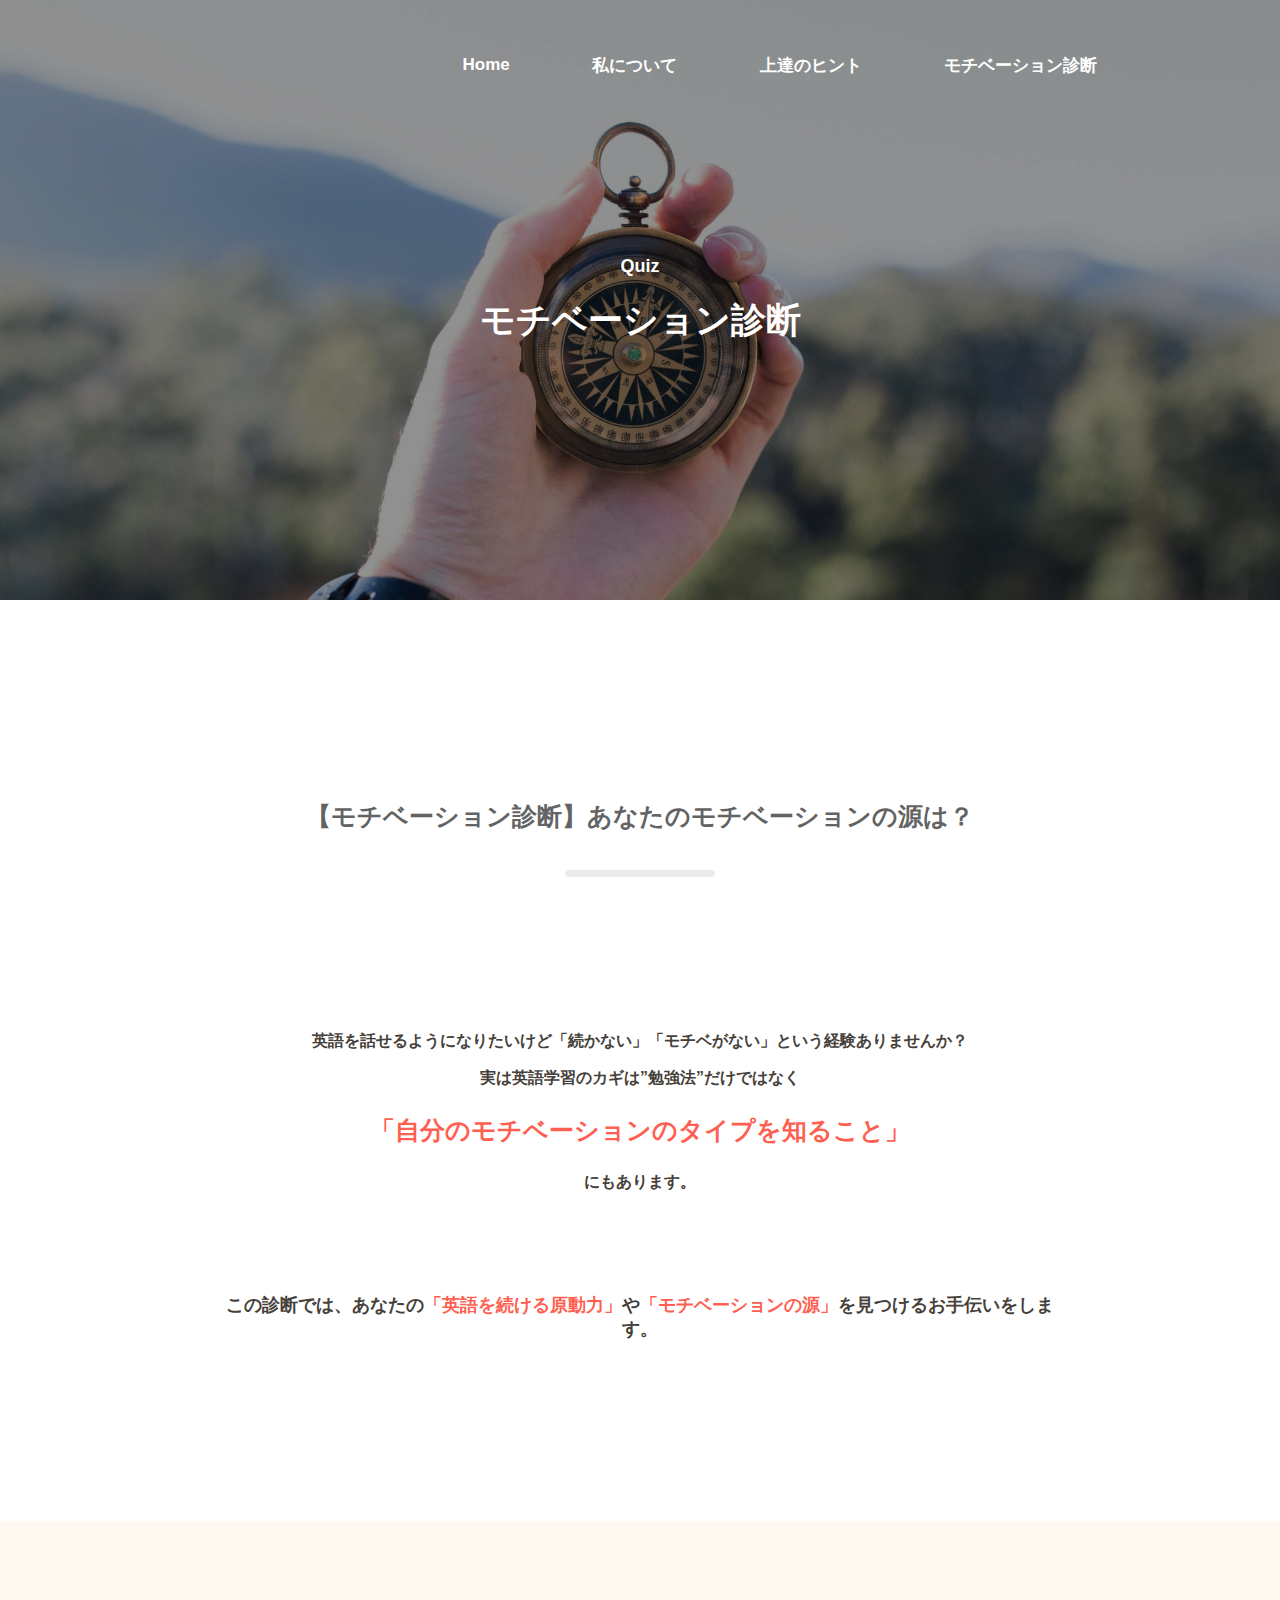
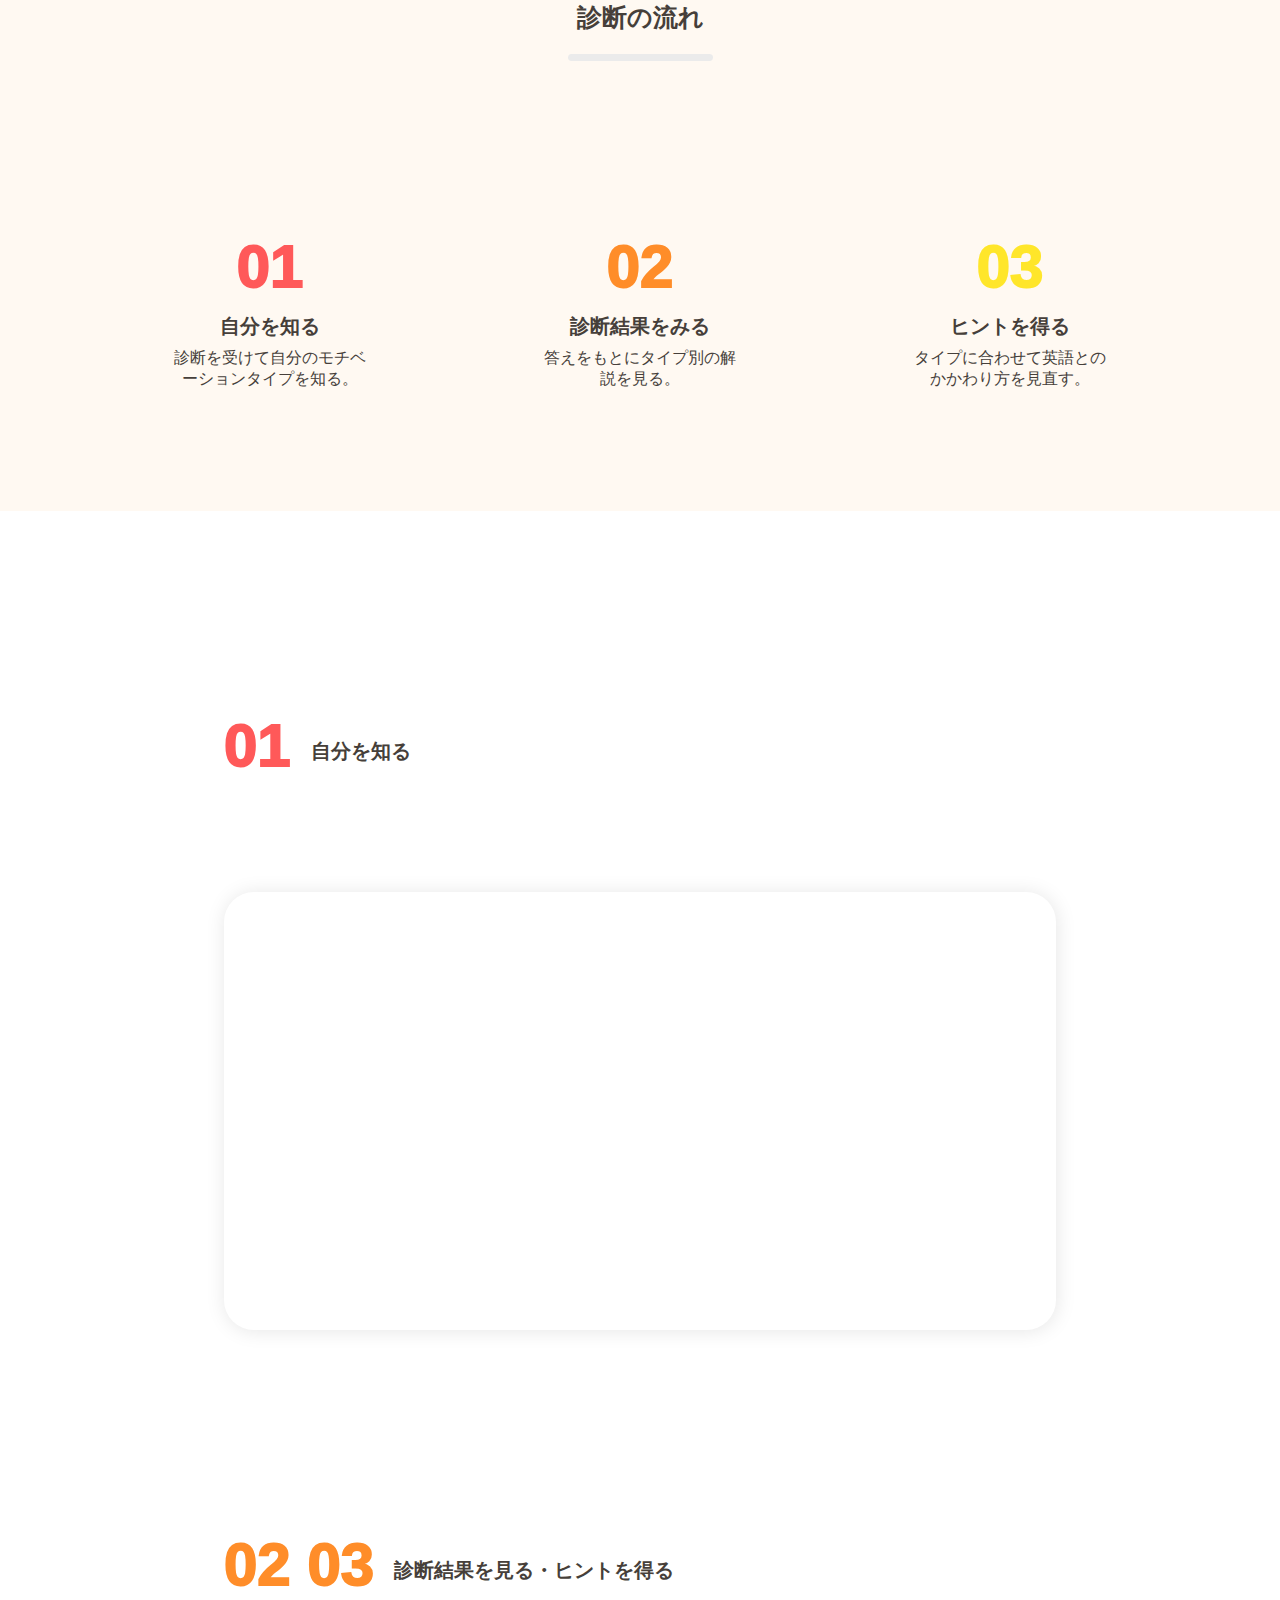
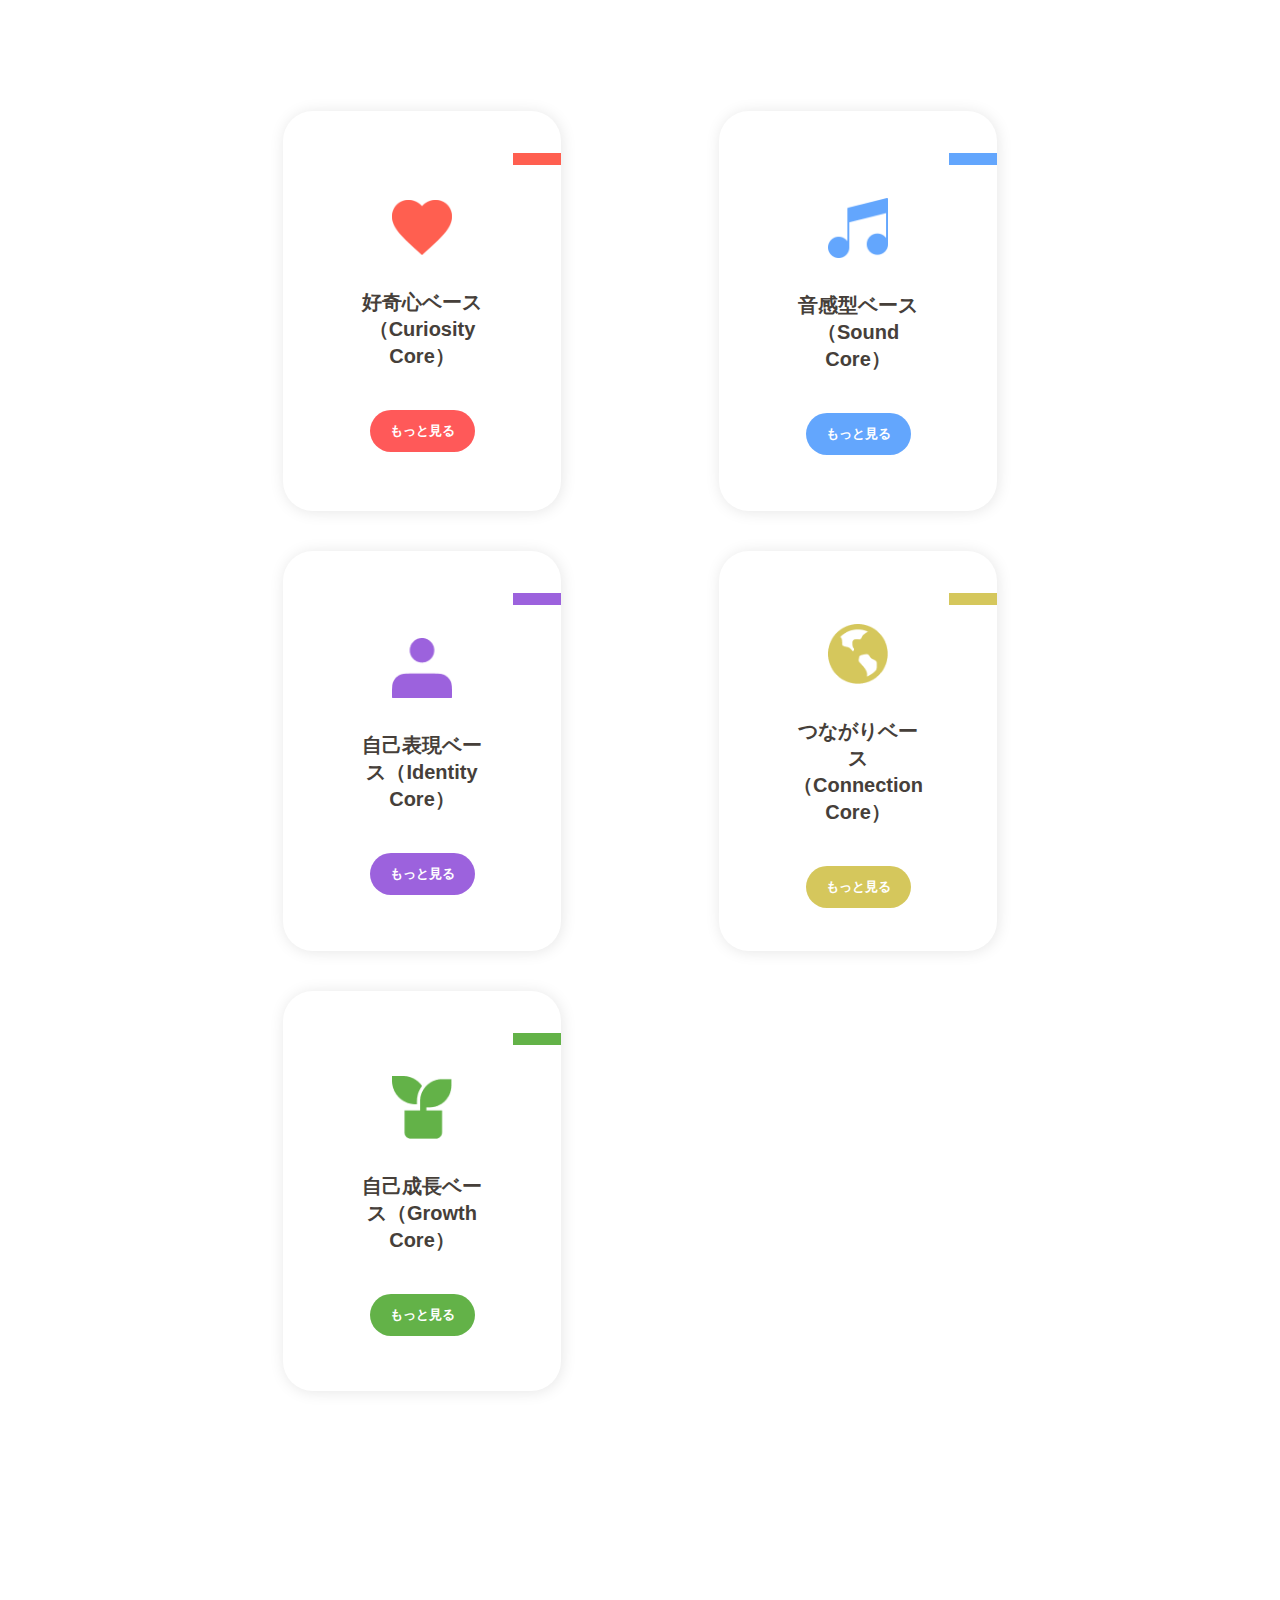
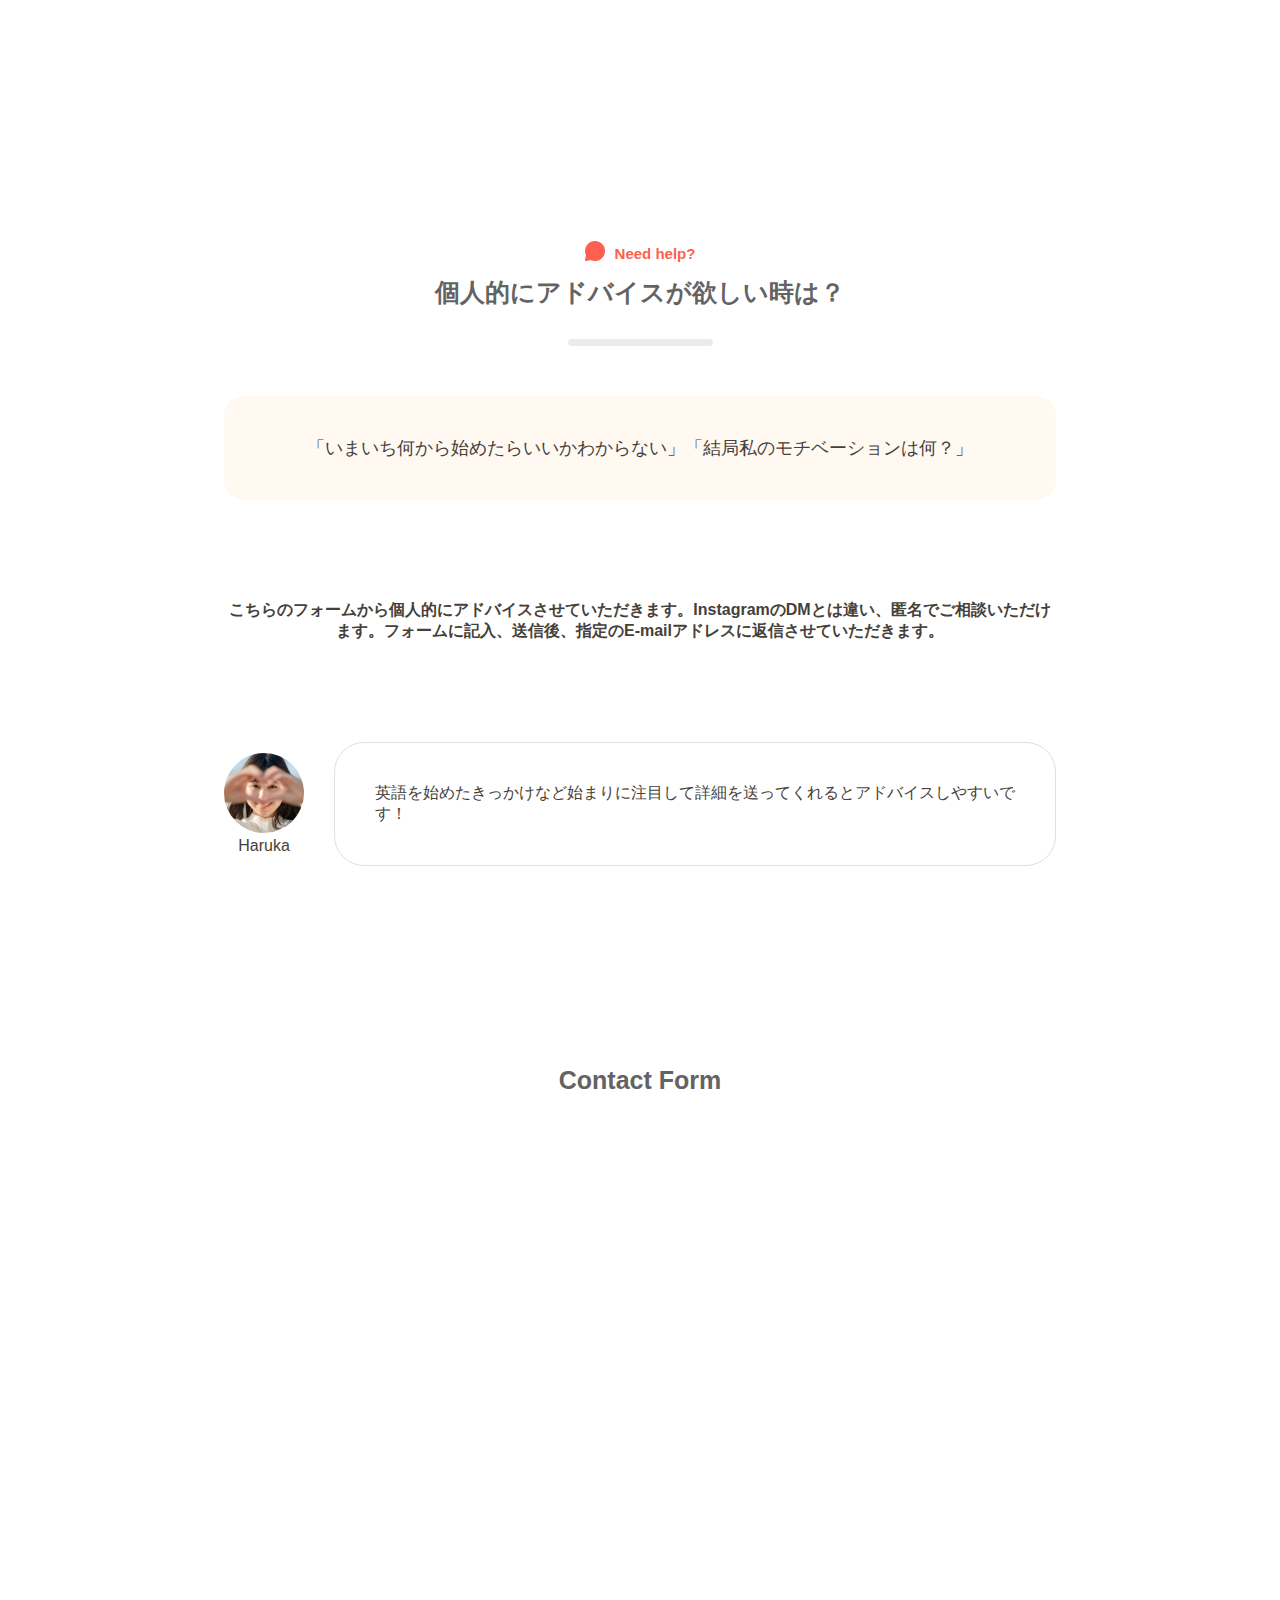
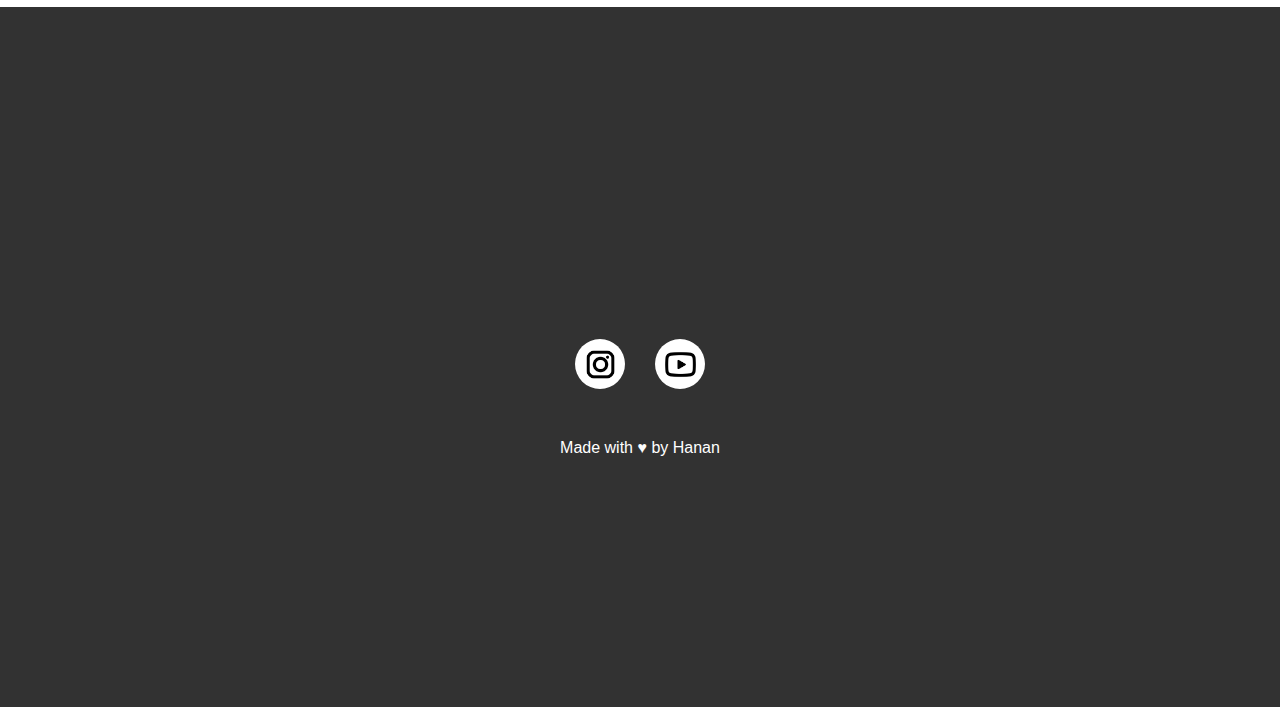
<file: motivation.html>
<!DOCTYPE html>
<html lang="en">
<head>
    <meta charset="UTF-8">
    <meta name="viewport" content="width=device-width, initial-scale=1.0">
    <title>【モチベーション診断】あなたのモチベーションの源は？</title>
     <link rel="stylesheet" href="style/general.css">
    <link rel="stylesheet" href="style/nav.css">
    <link rel="stylesheet" href="style/footer.css">
    <link rel="stylesheet" href="style/hero-second.css">
    <link rel="stylesheet" href="style/motivation.css">

</head>
<body>
    
    <header class="nav">
            <div class="blank">
                
            </div>
        <div class="nav-content">
            
            <a href="index.html">
            <div class="home">
                Home
            </div>
            </a>
            <div class="about-me">
                私について
            </div>
            <a href="tips.html">
            <div class="tips">
                上達のヒント
            </div>
            </a>
            <a href="motivation.html">
            <div class="quiz">
                モチベーション診断
            </div>
            </a>
            
        </div>
    </header>

    <div class="hero-title">

        <div class="tips-subtitle">
            Quiz
        </div>

        <div class="tips-title">
            モチベーション診断
        </div>

    </div>

    <div class="whole-section">
        <div class="main-title">
            【モチベーション診断】あなたのモチベーションの源は？
        </div>

        <div class="line-container">
            <div class="line">
                <img class="line-pic" src="picture/line1.png" alt="">
            </div>
        </div>

        <div class="main-subtitle">英語を話せるようになりたいけど「続かない」「モチベがない」という経験ありませんか？

        <p>実は英語学習のカギは”勉強法”だけではなく
        </p>

        <p class="highlight-second">「自分のモチベーションのタイプを知ること」</p>
        
        にもあります。
        </div>

        <div class="second-subtitle">
            この診断では、あなたの<span class="highlight">「英語を続ける原動力」</span>や<span class="highlight">「モチベーションの源」</span>を見つけるお手伝いをします。
        </div>
    </div>


        <div class="flow-entire-flexbox">


            <div class="flow-title">
                <div class="flow-text-title">
                    診断の流れ
                </div>
                <div>
                    <img class="line" src="picture/line3.png" alt="">
                </div>
            </div>

            <div class="flow-flexbox">

                <div class="number-container">
                    <div class="number">
                        01
                    </div>

                    <div class="number-title">
                        自分を知る
                    </div>

                    <div class="number-subtitle">
                        診断を受けて自分のモチベーションタイプを知る。
                    </div>
                </div>


                <div class="number-container">
                    <div class="number-second">
                        02
                    </div>

                    <div class="number-title">
                        診断結果をみる
                    </div>

                    <div class="number-subtitle">
                        答えをもとにタイプ別の解説を見る。
                    </div>
                </div>


                <div class="number-container">
                    <div class="number-third">
                        03
                    </div>

                    <div class="number-title">
                        ヒントを得る
                    </div>

                    <div class="number-subtitle">
                        タイプに合わせて英語とのかかわり方を見直す。

                    </div>
                </div>
            
            </div>

        </div>
        




        <div class="whole-section">


            <div class="first-flow-number">

                <div class="number">
                    01
                </div>

                <div class="first-flow-title">
                自分を知る
                </div>
            </div>
            

        </div>

        <div class="whole-section-survey">

                <div class="survey">
                    <iframe data-tally-src="https://tally.so/embed/w8v26x?alignLeft=1&hideTitle=1&transparentBackground=1&dynamicHeight=1" loading="lazy" width="100%" height="334" frameborder="0" marginheight="0" marginwidth="0" title="モチベーション診断"></iframe>
                    <script>var d=document,w="https://tally.so/widgets/embed.js",v=function(){"undefined"!=typeof Tally?Tally.loadEmbeds():d.querySelectorAll("iframe[data-tally-src]:not([src])").forEach((function(e){e.src=e.dataset.tallySrc}))};if("undefined"!=typeof Tally)v();else if(d.querySelector('script[src="'+w+'"]')==null){var s=d.createElement("script");s.src=w,s.onload=v,s.onerror=v,d.body.appendChild(s);}</script>
                </div>

        </div>

        
        <div class="whole-section">



            <div class="first-flow-number">

                <div class="number-second">
                    02 03
                </div>

                <div class="first-flow-title">
                診断結果を見る・ヒントを得る
                </div>
            </div>

            <div class="result-container ">

                
                    <div class="result-card">

                        <div class="color-line">
                            <img src="picture/Rectangle 1054.png" alt="">
                        </div>
                        <div class="curiosity-icon">
                        <img class="heart" src="picture/big-heart.png" alt="">
                        </div>

                        <div class="curiosity-text">
                        好奇心ベース（Curiosity Core）
                        </div>

                        <a class="result-link" href="result.html">
                        <div>
                            <button class="learn-more">もっと見る</button>
                        </div>
                        </a>

                    </div>
                

                    <div class="result-card">
                        
                        <div class="color-line">
                            <img src="picture/blue-line.png" alt="">
                        </div>
                        <div class="curiosity-icon">
                        <img class="heart" src="picture/sounds.png" alt="">
                        </div>

                        <div class="curiosity-text">
                        音感型ベース（Sound Core）
                        </div>

                        <a class="result-link" href="result-sound.html">
                        <div>
                            <button class="learn-more" style="background-color: rgb(99, 166, 253);">もっと見る</button>
                        </div>
                        </a>

                    </div>
                
                    <div class="result-card">
                        
                        <div class="color-line">
                            <img src="picture/purple-line.png" alt="">
                        </div>
                        <div class="curiosity-icon">
                        <img class="heart" src="picture/connection.png" alt="">
                        </div>

                        <div class="curiosity-text">
                        自己表現ベース（Identity Core）
                        </div>

                        <a class="result-link" href="result-identity.html">
                        <div>
                            <button class="learn-more" style="background-color: rgb(156, 98, 221);">もっと見る</button>
                        </div>
                        </a>

                    </div>
                
                    <div class="result-card">
                        
                        <div class="color-line">
                            <img src="picture/yellow-line.png" alt="">
                        </div>
                        <div class="curiosity-icon">
                        <img class="heart" src="picture/earth1.png" alt="">
                        </div>

                        <div class="curiosity-text">
                        つながりベース（Connection Core）
                        </div>

                        <a class="result-link" href="result-connection.html">
                        <div>
                            <button class="learn-more" style="background-color: rgb(213, 199, 92);">もっと見る</button>
                        </div>
                        </a>

                    </div>

                
                    <div class="result-card">
                        
                        <div class="color-line">
                            <img src="picture/green-line.png" alt="">
                        </div>
                        <div class="curiosity-icon">
                        <img class="heart" src="picture/plant.png" alt="">
                        </div>

                        <div class="curiosity-text">
                        自己成長ベース（Growth Core）
                        </div>

                        <a class="result-link" href="result-growth.html">
                        <div>
                            <button class="learn-more" style="background-color: rgb(99, 178, 72);">もっと見る</button>
                        </div>
                        </a>

                    </div>
                

            </div>



            
    
            <div class="flexbox-help-subtitle">
                <div id="target-section">
                    <img class="comment" src="picture/comment.png" alt="">
                </div>

                <div class="need-help">
                    Need help?
                </div>
            </div>

            <div class="help-title">
                個人的にアドバイスが欲しい時は？
            </div>

            <div class="line-container" >
                <img src="picture/line4.png" alt="">
            </div>

            <div class="help-comment">
                「いまいち何から始めたらいいかわからない」「結局私のモチベーションは何？」
            </div>

            <div class="help-text">
                こちらのフォームから個人的にアドバイスさせていただきます。InstagramのDMとは違い、匿名でご相談いただけます。フォームに記入、送信後、指定のE-mailアドレスに返信させていただきます。
            </div>

        

            <div class="flexbox-help">
                <div class="haruka">
                    <div>
                        <img class="profile" src="picture/profile (2).jpg" alt="">
                    </div>
                    <div class="haruka-name">
                        Haruka
                    </div>
                </div>

                <div class="profile-comment">
                    英語を始めたきっかけなど始まりに注目して詳細を送ってくれるとアドバイスしやすいです！
                </div>
            </div>

            <div class="contact-text">
                Contact Form
            </div>

            <div class="contact">
                <iframe data-tally-src="https://tally.so/embed/3NKMkb?alignLeft=1&hideTitle=1&transparentBackground=1&dynamicHeight=1" loading="lazy" width="100%" height="228" frameborder="0" marginheight="0" marginwidth="0" title="Contact form
"></iframe>
<script>var d=document,w="https://tally.so/widgets/embed.js",v=function(){"undefined"!=typeof Tally?Tally.loadEmbeds():d.querySelectorAll("iframe[data-tally-src]:not([src])").forEach((function(e){e.src=e.dataset.tallySrc}))};if("undefined"!=typeof Tally)v();else if(d.querySelector('script[src="'+w+'"]')==null){var s=d.createElement("script");s.src=w,s.onload=v,s.onerror=v,d.body.appendChild(s);}</script>
            </div>





















        </div>


        <footer class="footer">
        

        <div class="footer-flexbox">
            <div class="footer-flexbox-second">

                <div class="footer-icons">
                    <a href="https://www.instagram.com/mikanharuka/">
                    <div class="footer-insta">
                        <img class="footer-img" src="picture/flowbite--instagram-solid.png" alt="">
                    </div>
                    </a>

                    <a href="https://youtube.com/@hanan-dailylife?si=mAA1ZLedmmqR9zap">
                    <div class="footer-insta">
                        <img class="footer-img" src="picture/mingcute--youtube-line.png" alt="">
                    </div>
                    </a>
                </div>

                <div>
                    Made with ♥ by Hanan
                </div>
            
            </div>
    </div>



    </footer>

























    


<script>
window.addEventListener('DOMContentLoaded', () => {
    // ページ読み込み直後にスクロールをトップにリセット
    if (window.location.hash) {
        window.scrollTo(0, 0);

        // 少し遅らせてスクロール
        setTimeout(() => {
            const target = document.querySelector(window.location.hash);
            if (target) {
                target.scrollIntoView({ behavior: 'smooth' });
            }
        }, 10); // 10msでもブラウザのジャンプより後に動く
    }
});
</script>



</body>
</html>
</file>
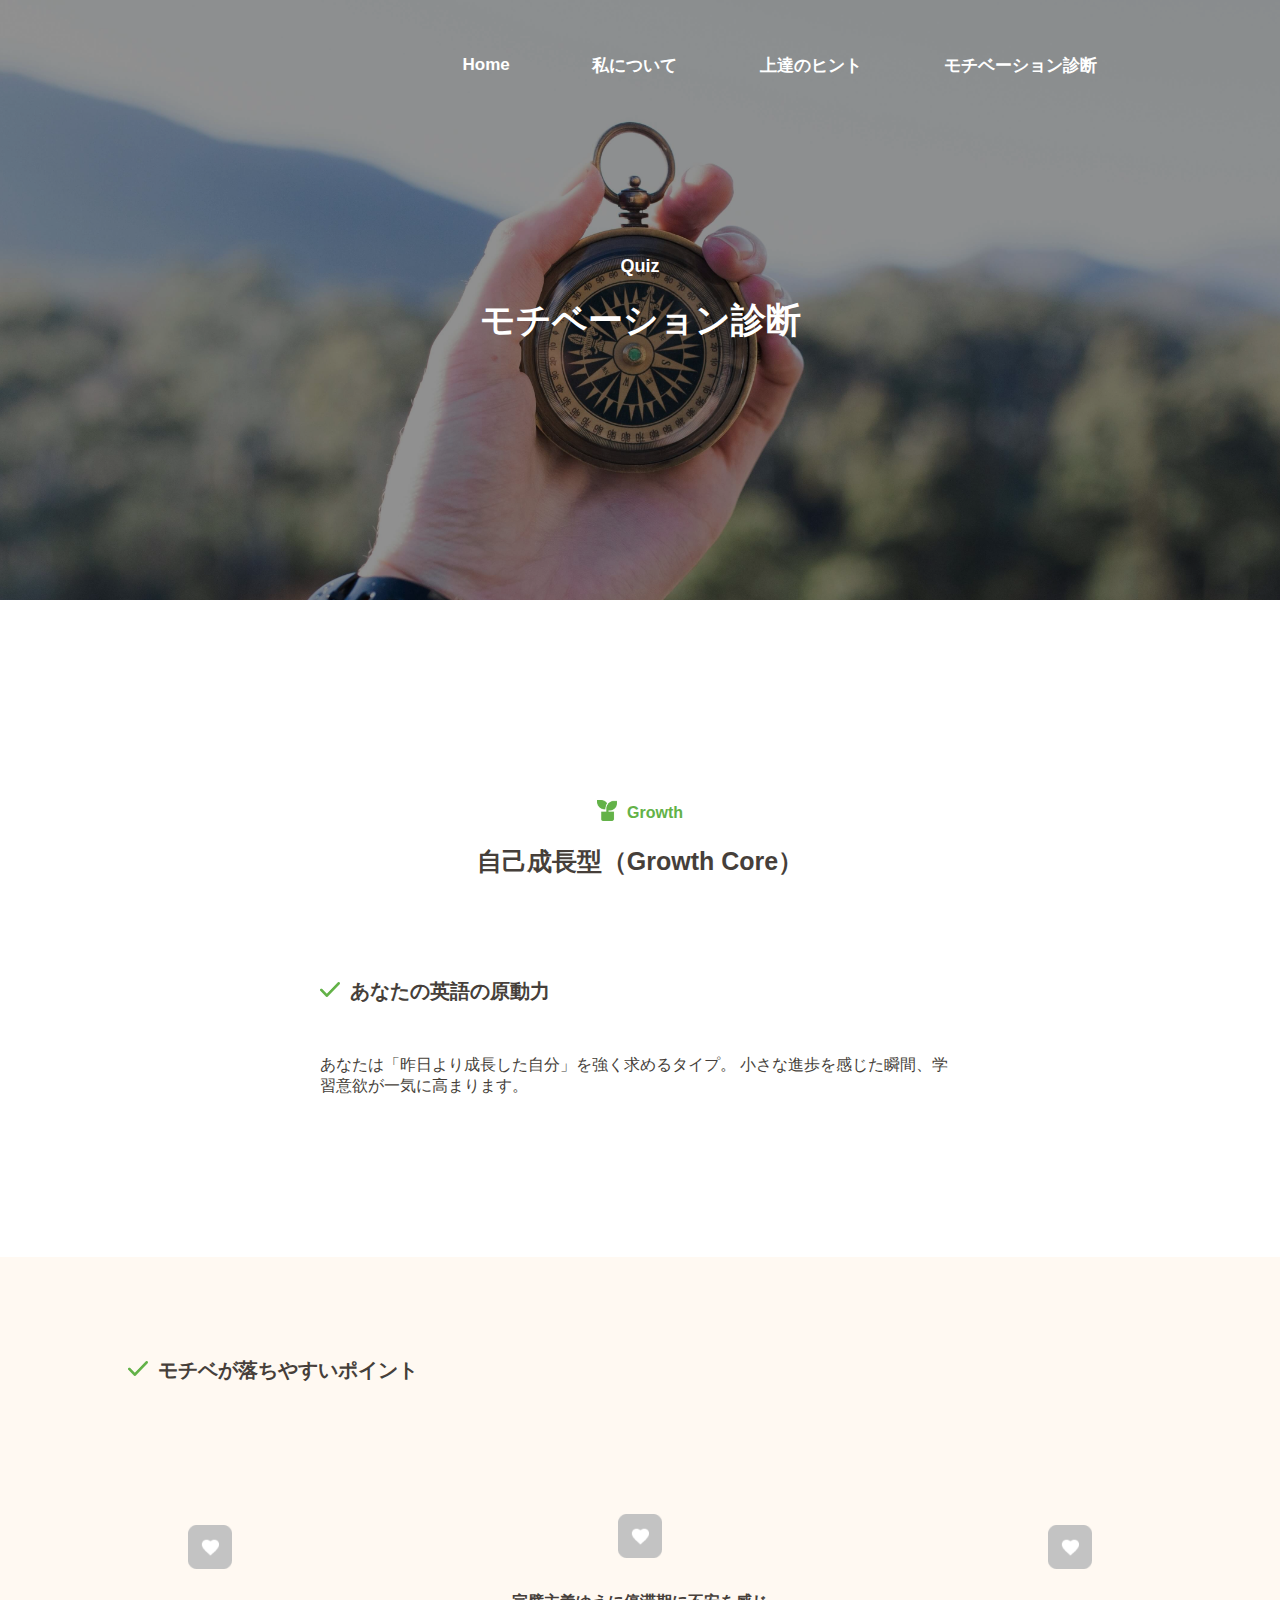
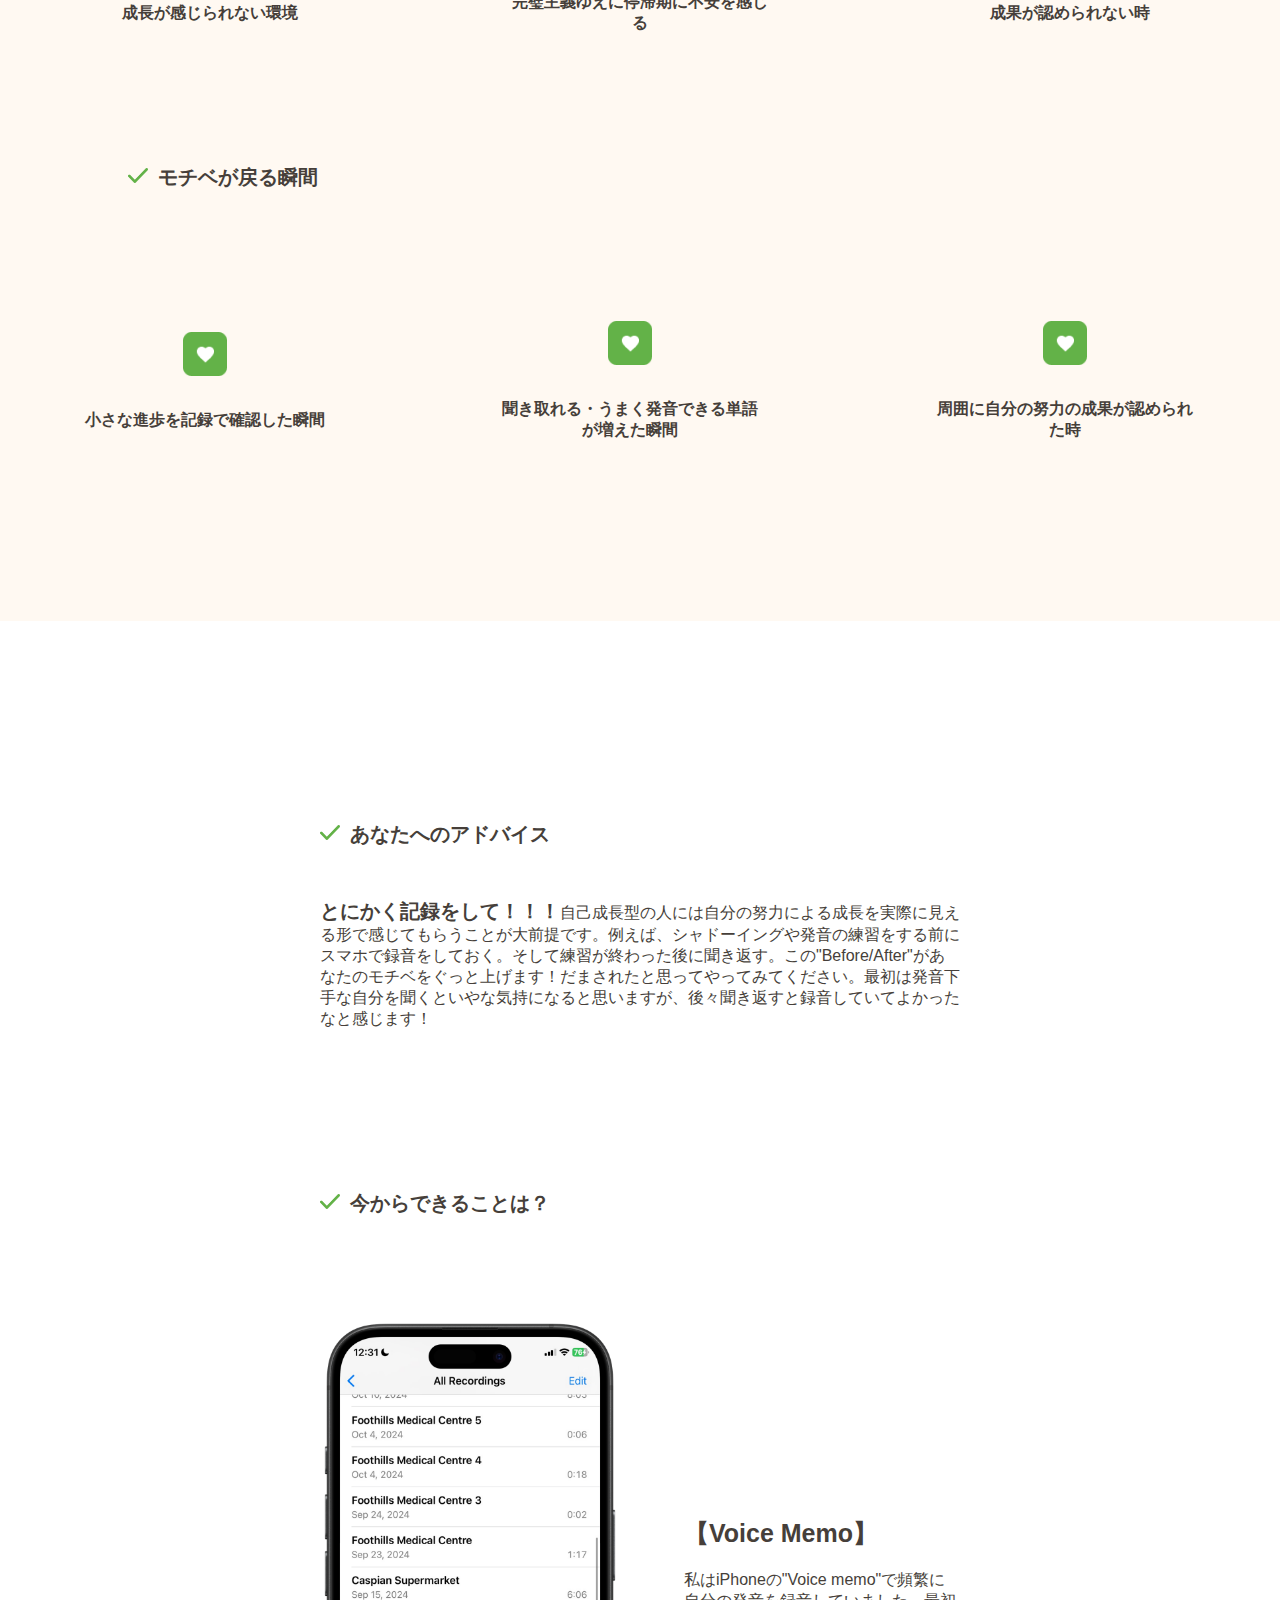
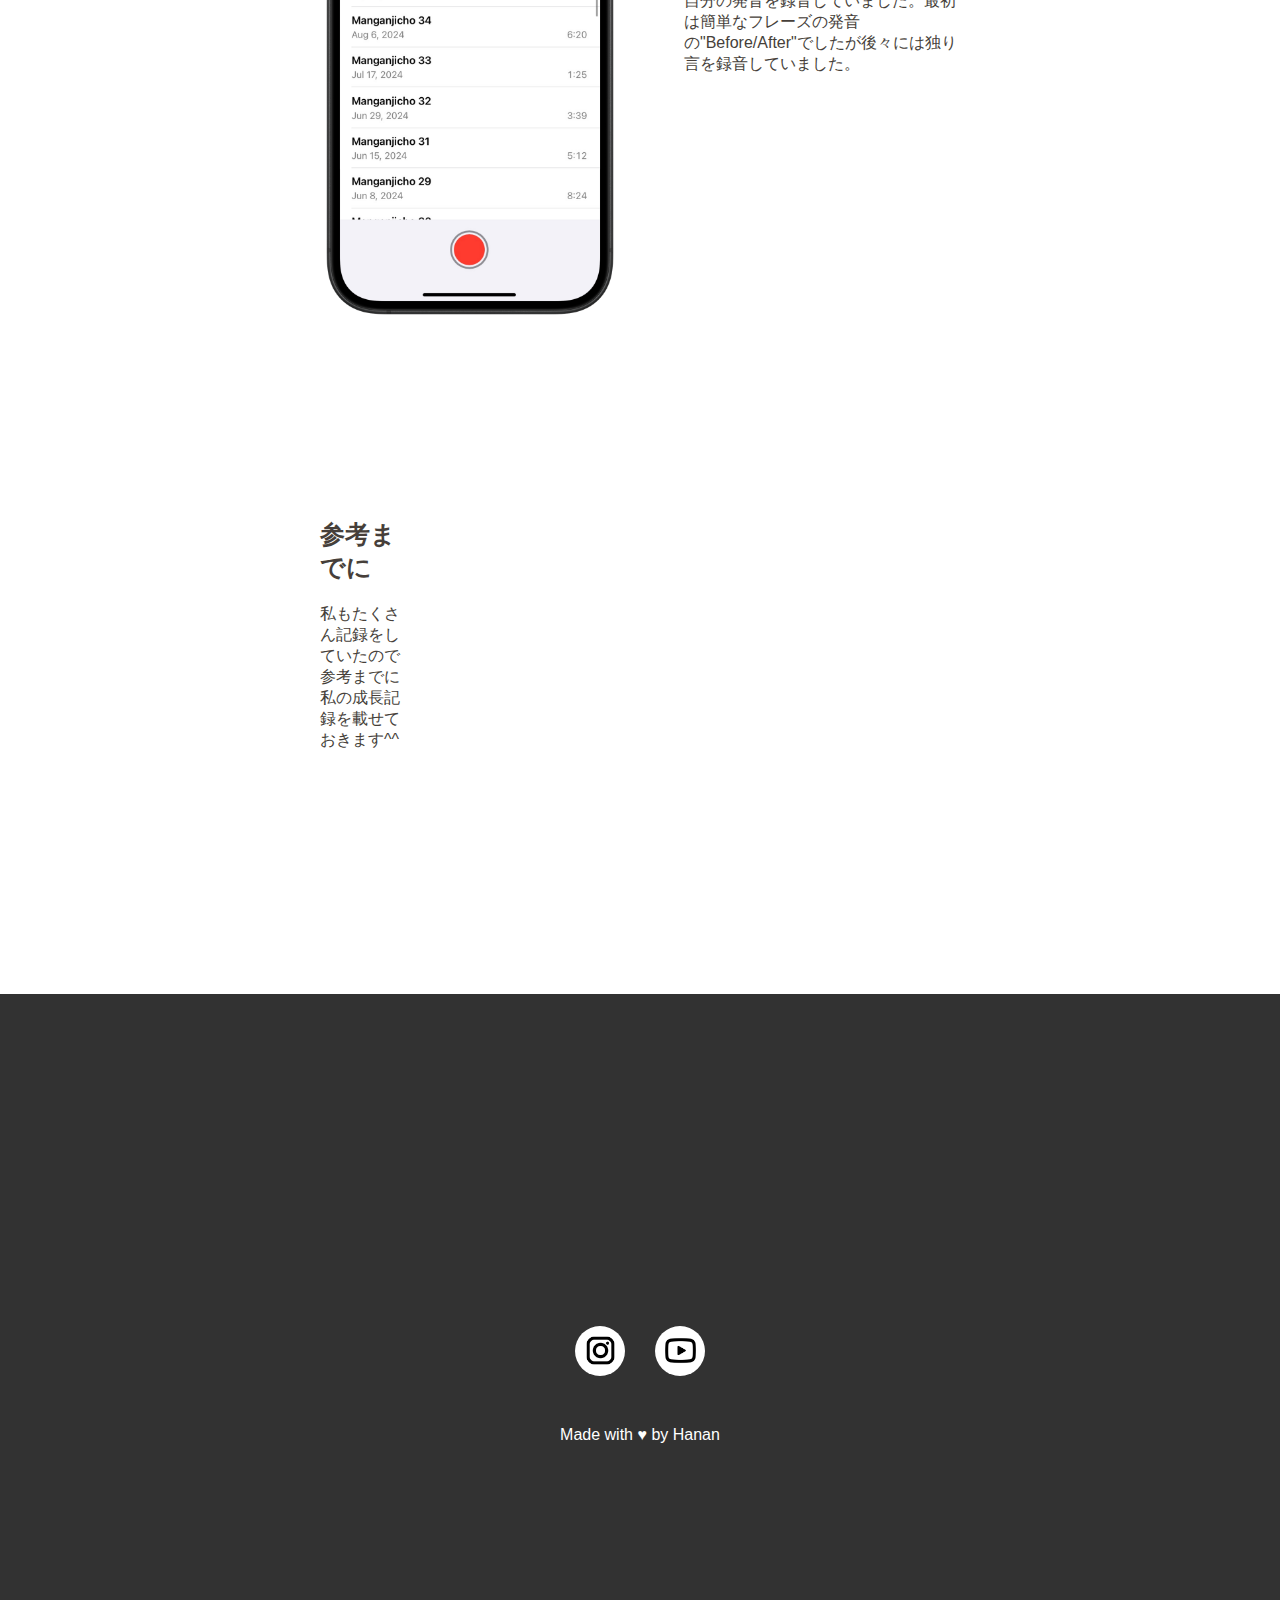
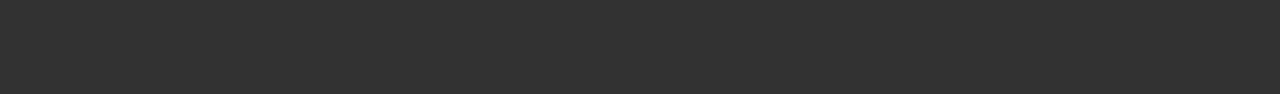
<file: result-growth.html>
<!DOCTYPE html>
<html lang="en">
<head>
    <meta charset="UTF-8">
    <meta name="viewport" content="width=device-width, initial-scale=1.0">
    <title>【自己成長型】Growth Core</title>
      <link rel="stylesheet" href="style/general.css">
    <link rel="stylesheet" href="style/nav.css">
    <link rel="stylesheet" href="style/footer.css">
    <link rel="stylesheet" href="style/hero-second.css">
    <link rel="stylesheet" href="style/motivation.css">
    <link rel="stylesheet" href="style/result.css">
    <link rel="stylesheet" href="style/growth.css">

</head>
<body>
    <header class="nav">
            <div class="blank">
                
            </div>
        <div class="nav-content">
            
            <a href="index.html">
            <div class="home">
                Home
            </div>
            </a>
            <a href="aboutme.html">
            <div class="about-me">
                私について
            </div>
            </a>
            <a href="tips.html">
            <div class="tips">
                上達のヒント
            </div>
            </a>
            <a href="motivation.html">
            <div class="quiz">
                モチベーション診断
            </div>
            </a>
            
        </div>
    </header>

    <div class="hero-title">

        <div class="tips-subtitle">
            Quiz
        </div>

        <div class="tips-title">
            モチベーション診断
        </div>

    </div>

    <div class="whole-section">


        <div class="t-container">
            <div class="title-icon">
                <img class="heart-icon" src="picture/green-plant.png" alt="">
            </div>

            <div class="heart-subtitle">
                Growth
            </div>
        </div>

        <div class="heart-title">
            自己成長型（Growth Core）
        </div>


        <div class="check-container">

            <div>
                <img class="check-icon" src="picture/green-check.png" alt="">
            </div>

            <div class="check-title">
                あなたの英語の原動力
            </div>

        </div>

        <div class="check-subtitle">
            あなたは「昨日より成長した自分」を強く求めるタイプ。
小さな進歩を感じた瞬間、学習意欲が一気に高まります。
        </div>

    </div>



    <div class="whole-second-section">

  
        <div class="result-title">
            <div>
                <img class="check-icon" src="picture/green-check.png" alt="">
            </div>
            <div class="result-text">
                モチベが落ちやすいポイント
            </div>
        </div>



        <div class="result-container">

            

                <div class="result-second-container">
                    <div>
                        <img class="heart-block" src="picture/grey-heart.png" alt="">
                    </div>
                    <div class="point-text">
                       成長が感じられない環境
                    </div>
                </div>

                <div class="result-second-container">
                    <div>
                        <img class="heart-block" src="picture/grey-heart.png" alt="">
                    </div>
                    <div class="point-text">
                       完璧主義ゆえに停滞期に不安を感じる
                    </div>
                </div>

                <div class="result-second-container">
                    <div>
                        <img class="heart-block" src="picture/grey-heart.png" alt="">
                    </div>
                    <div class="point-text">
                       成果が認められない時
                    </div>
                </div>
            

        </div>


        <div class="result-title">
            <div>
                <img class="check-icon" src="picture/green-check.png" alt="">
            </div>
            <div class="result-text">
                モチベが戻る瞬間
            </div>
        </div>


        <div class="result-container">

            <div class="result-second-container">
                <div>
                    <img class="heart-block" src="picture/green-heart-block.png" alt="">
                </div>
                <div class="point-text">
                    小さな進歩を記録で確認した瞬間
                </div>
            </div>

            <div class="result-second-container">
                <div>
                    <img class="heart-block" src="picture/green-heart-block.png" alt="">
                </div>
                <div class="point-text">
                    聞き取れる・うまく発音できる単語が増えた瞬間
                </div>
            </div>

            <div class="result-second-container">
                <div>
                    <img class="heart-block" src="picture/green-heart-block.png" alt="">
                </div>
                <div class="point-text">
                    周囲に自分の努力の成果が認められた時
                </div>
            </div>

        </div>

    </div>


    <div class="whole-section
    ">


        <div class="check-container">

            <div>
                <img class="check-icon" src="picture/green-check.png" alt="">
            </div>

            <div class="check-title">
                あなたへのアドバイス
            </div>

        </div>

        <div class="check-subtitle">
            <span class="stimul">とにかく記録をして！！！</span>自己成長型の人には自分の努力による成長を実際に見える形で感じてもらうことが大前提です。例えば、シャドーイングや発音の練習をする前にスマホで録音をしておく。そして練習が終わった後に聞き返す。この"Before/After"があなたのモチベをぐっと上げます！だまされたと思ってやってみてください。最初は発音下手な自分を聞くといやな気持になると思いますが、後々聞き返すと録音していてよかったなと感じます！
        </div>


        <div class="check-container">

            <div>
                <img class="check-icon" src="picture/green-check.png" alt="">
            </div>

            <div class="check-title">
                今からできることは？
            </div>

        </div>



        <div class="record-flexbox">
            <div>
                <img class="iphone" src="picture/iphone.png" alt="">
            </div>

            <div class="iphone-flexbox">
                <div class="record-title">
                    【Voice Memo】
                </div>

                <div class="record-subtitle">
                    私はiPhoneの"Voice memo"で頻繁に自分の発音を録音していました。最初は簡単なフレーズの発音の"Before/After"でしたが後々には独り言を録音していました。
                </div>
            </div>
        </div>

        <div class="youtube-flexbox">

            <div class="youtube-second-flexbox">
                
                <div class="youtube-title">
                    参考までに
                </div>


                <div class="youtube-text">
                    私もたくさん記録をしていたので参考までに私の成長記録を載せておきます^^

                </div>
            </div>

            <div class="youtube">
                <iframe class="youtube-frame" width="490" height="315" src="https://www.youtube.com/embed/tbcQpDaYvFs?si=xS8JCWVejl_dbEtV" title="YouTube video player" frameborder="0" allow="accelerometer; autoplay; clipboard-write; encrypted-media; gyroscope; picture-in-picture; web-share" referrerpolicy="strict-origin-when-cross-origin" allowfullscreen></iframe>
            </div>
        </div>






















    </div>

    <footer class="footer">
        

        <div class="footer-flexbox">
            <div class="footer-flexbox-second">

                <div class="footer-icons">
                    <a href="https://www.instagram.com/mikanharuka/">
                    <div class="footer-insta">
                        <img class="footer-img" src="picture/flowbite--instagram-solid.png" alt="">
                    </div>
                    </a>

                    <a href="https://youtube.com/@hanan-dailylife?si=mAA1ZLedmmqR9zap">
                    <div class="footer-insta">
                        <img class="footer-img" src="picture/mingcute--youtube-line.png" alt="">
                    </div>
                    </a>
                </div>

                <div>
                    Made with ♥ by Hanan
                </div>
            
            </div>
    </div>



    </footer>

    








    
</body>
</html>
</file>
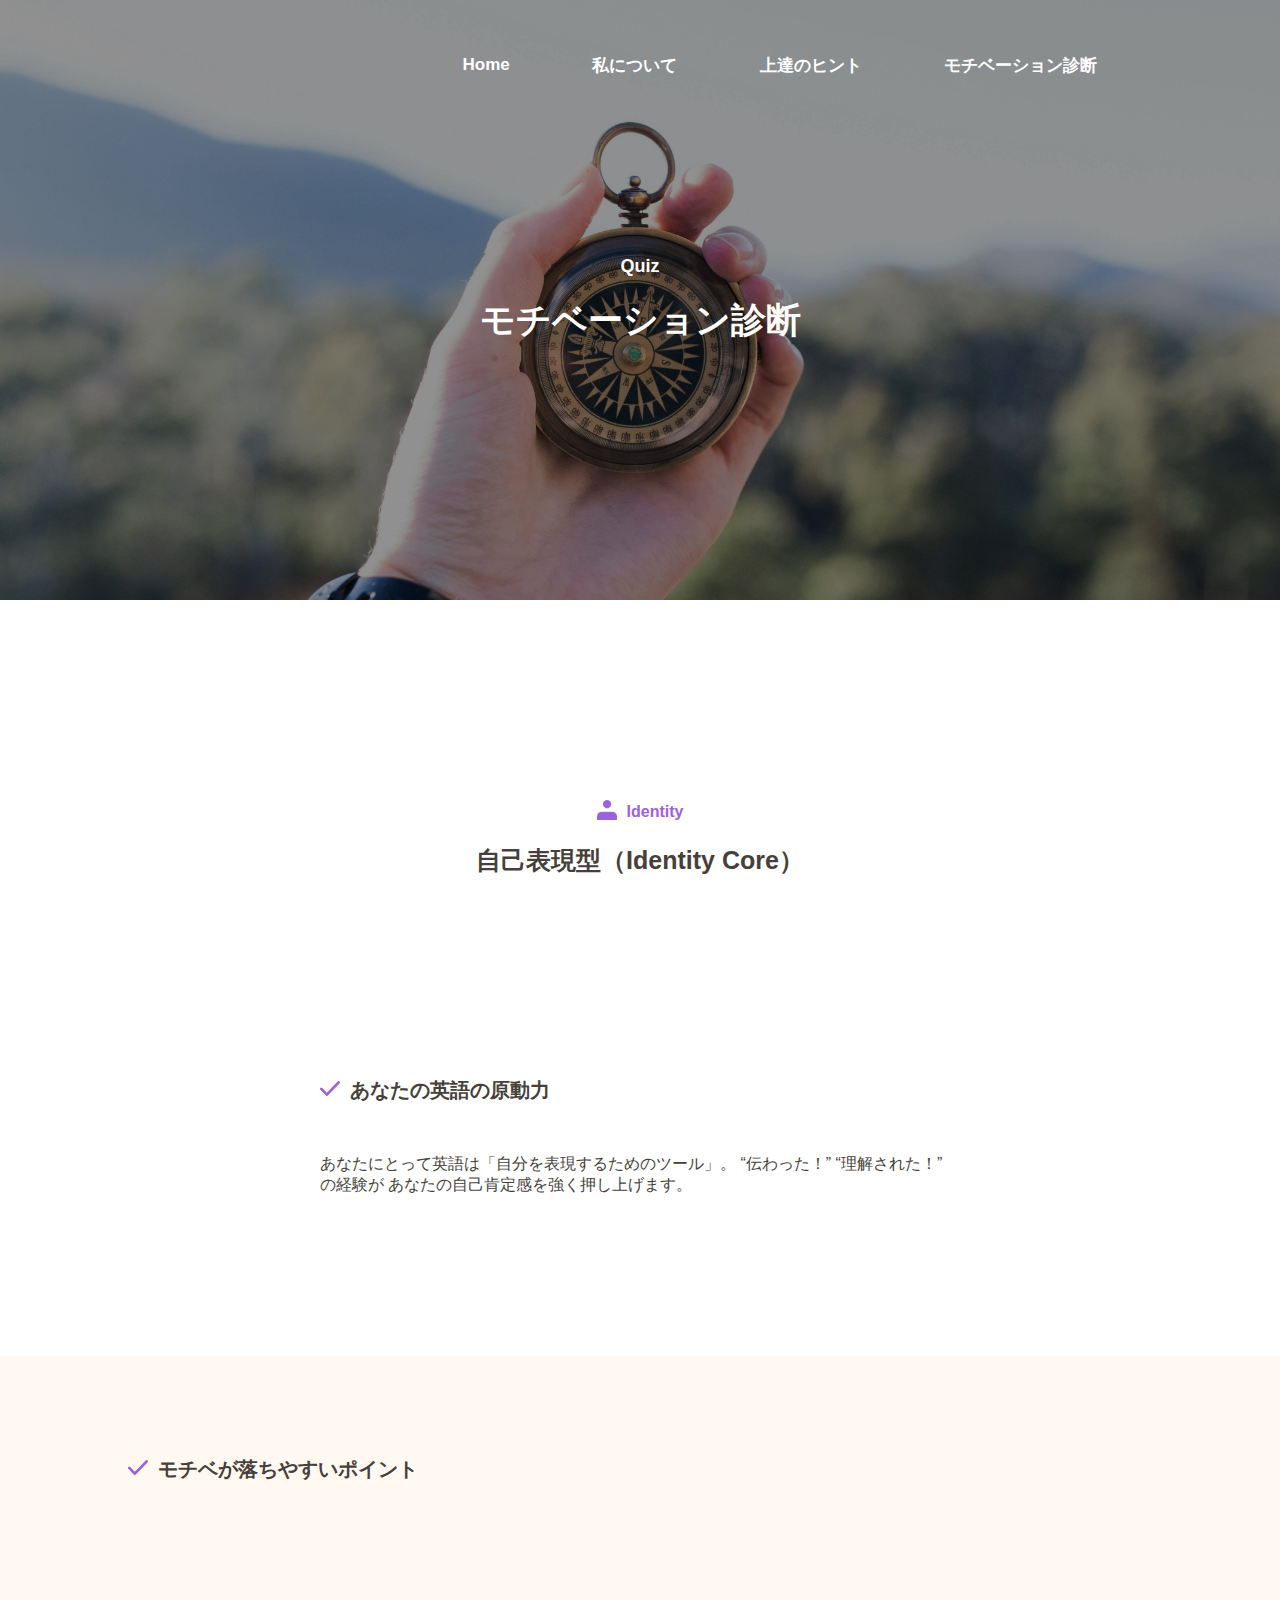
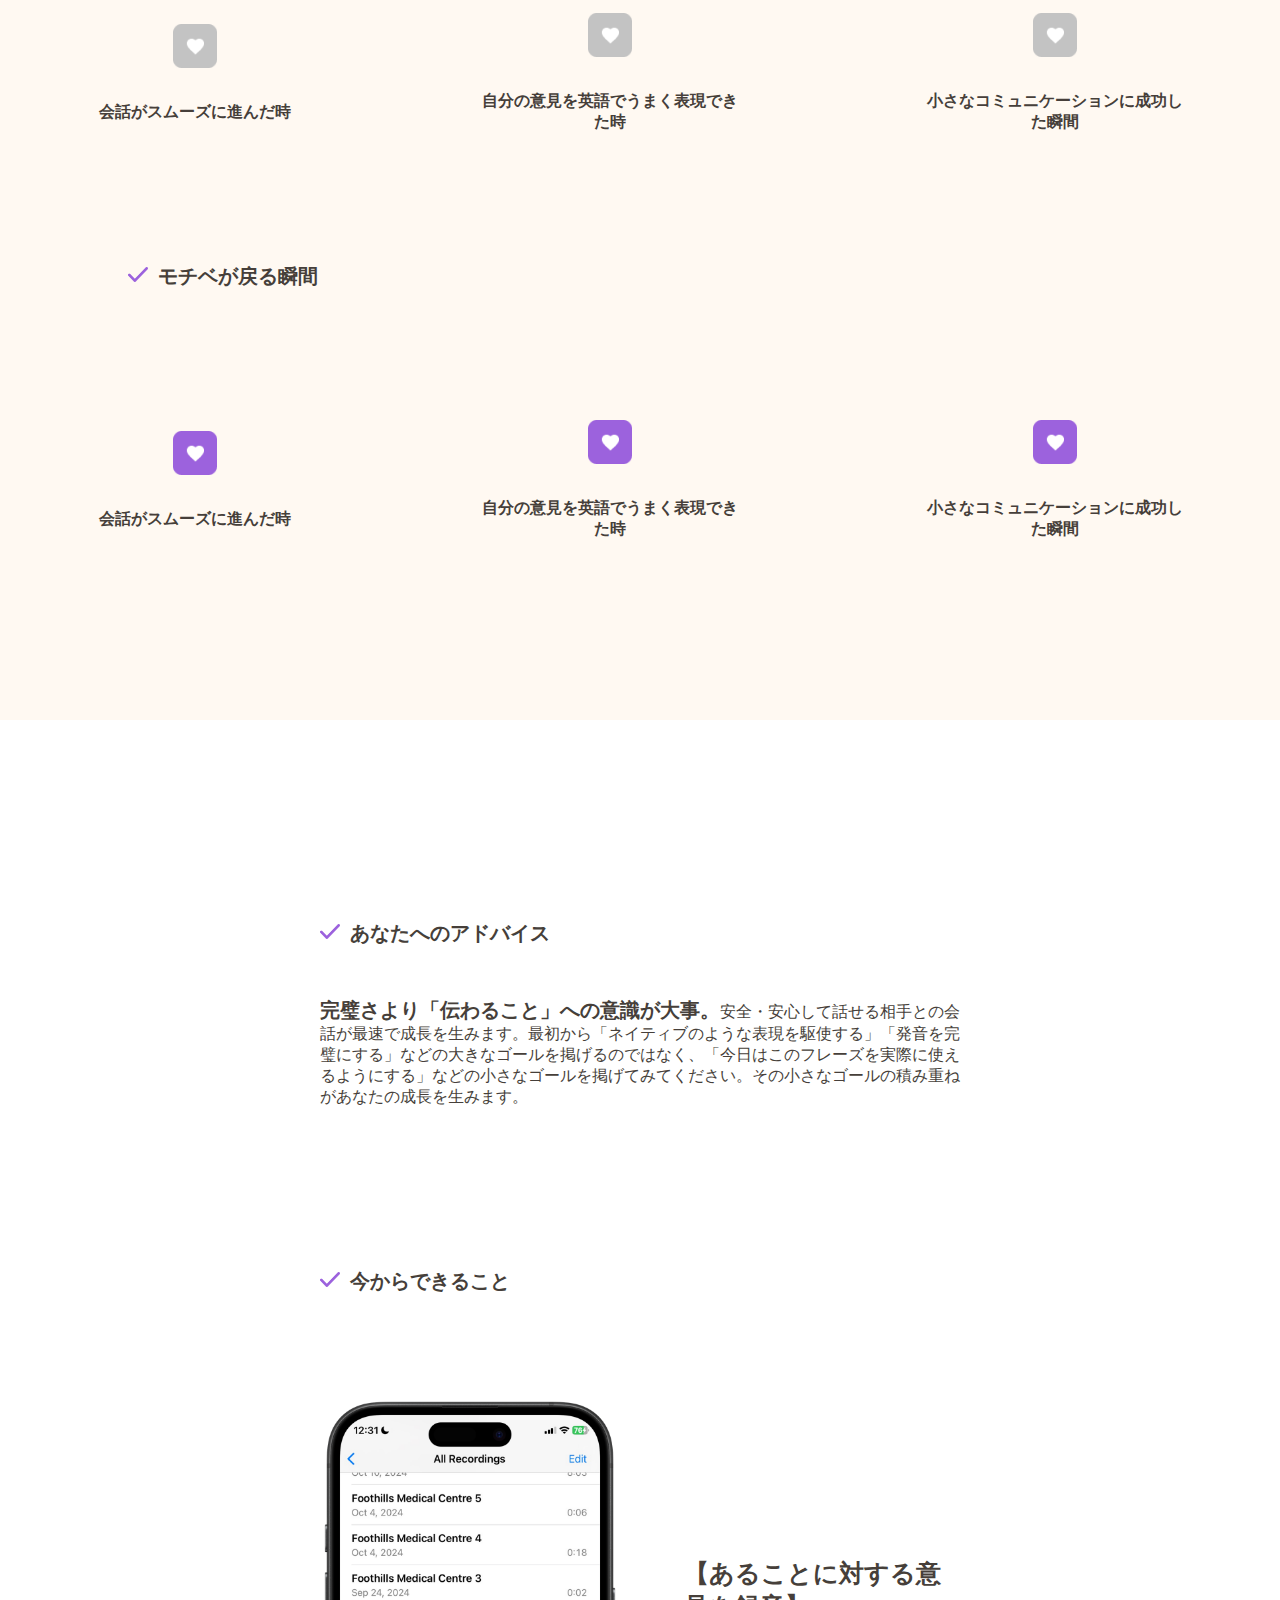
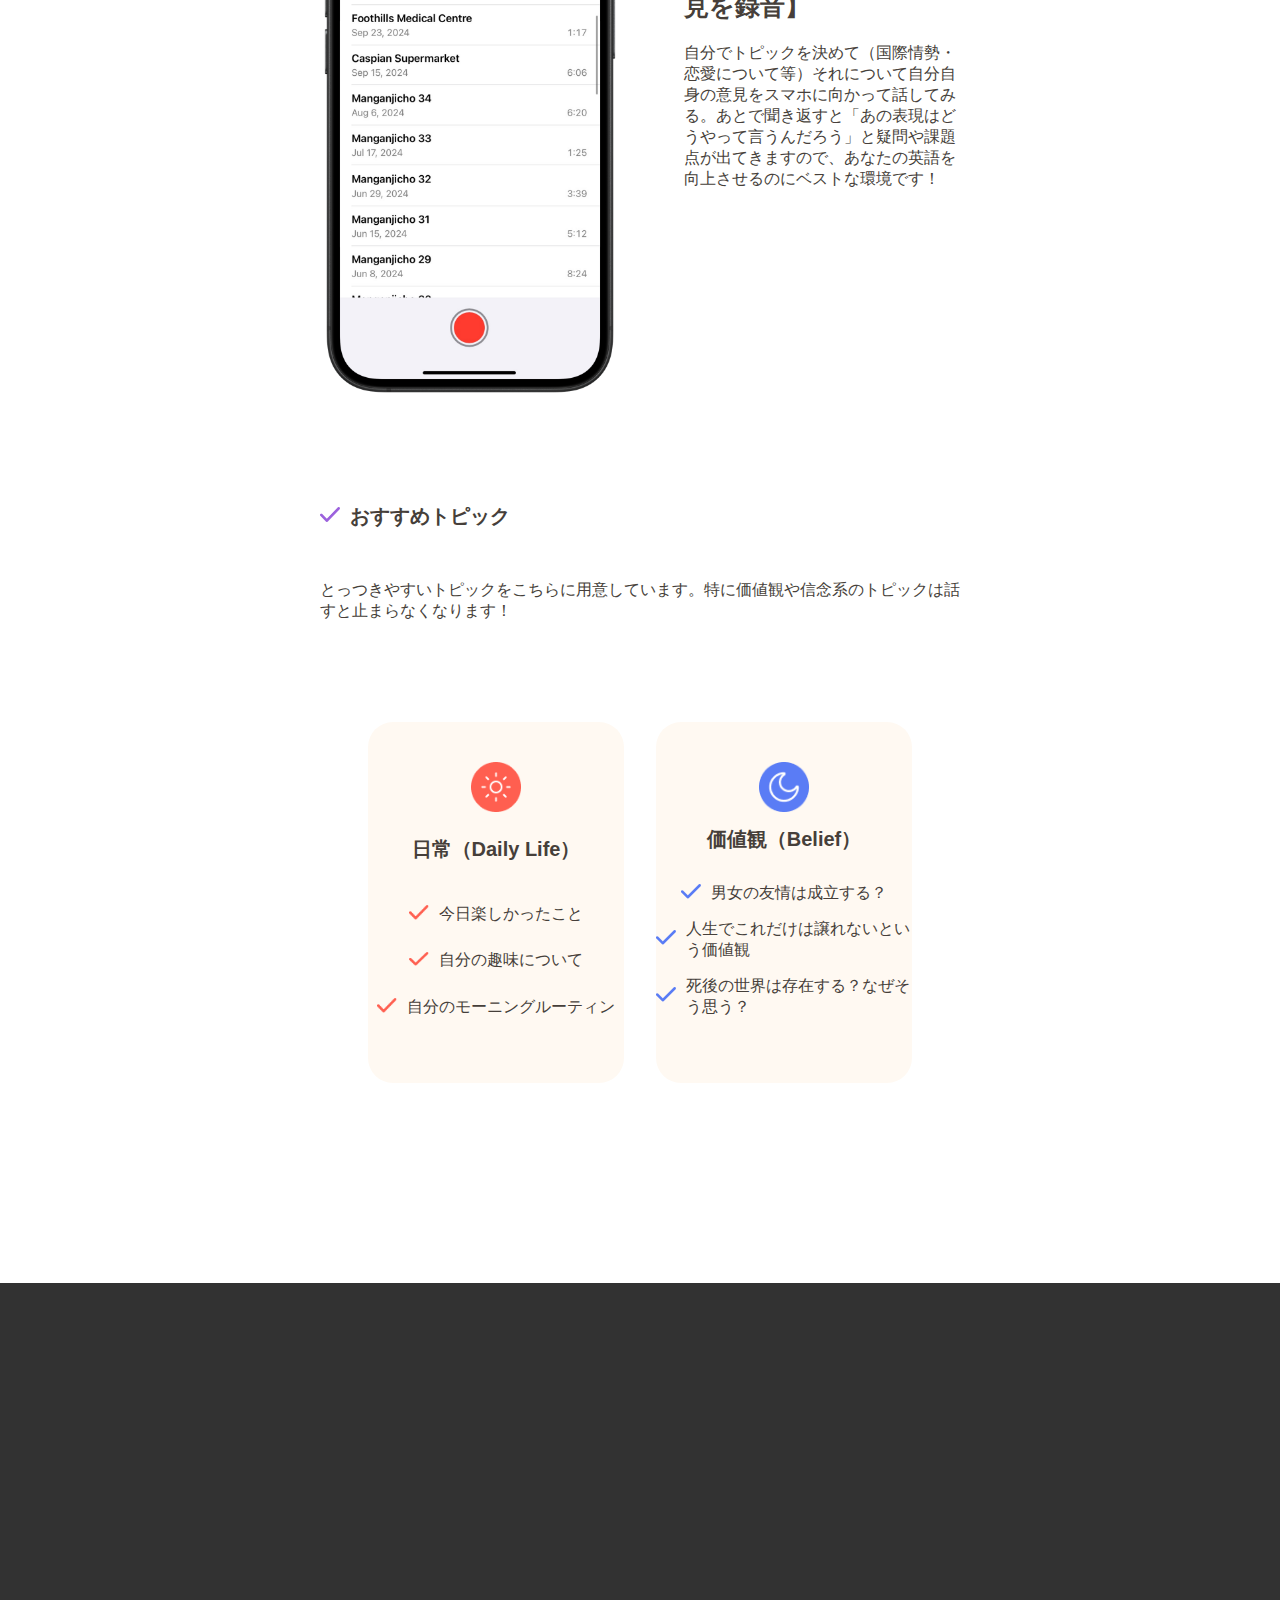
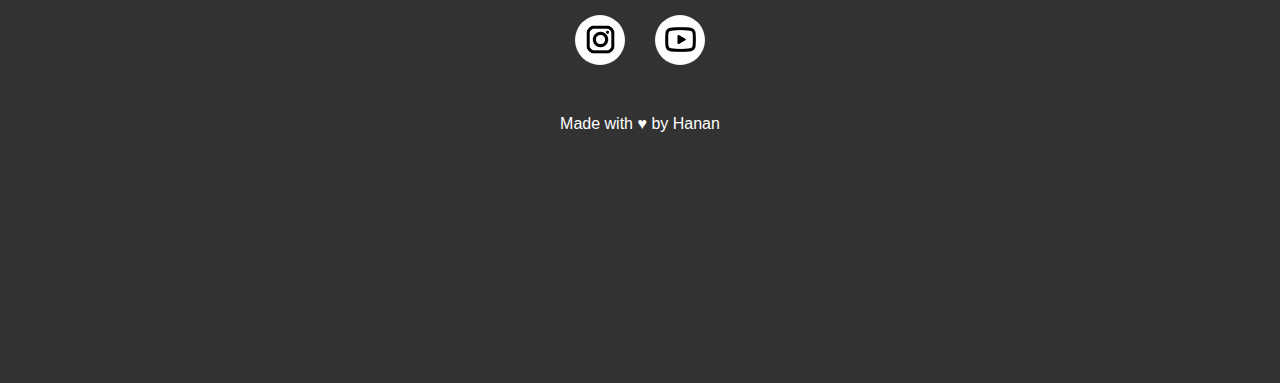
<file: result-identity.html>
<!DOCTYPE html>
<html lang="en">
<head>
    <meta charset="UTF-8">
    <meta name="viewport" content="width=device-width, initial-scale=1.0">
    <title>【自己表現型】Identity Core</title>
      <link rel="stylesheet" href="style/general.css">
    <link rel="stylesheet" href="style/nav.css">
    <link rel="stylesheet" href="style/footer.css">
    <link rel="stylesheet" href="style/hero-second.css">
    <link rel="stylesheet" href="style/motivation.css">
    <link rel="stylesheet" href="style/result.css">
    <link rel="stylesheet" href="style/identity.css">

</head>
<body>
    <header class="nav">
            <div class="blank">
                
            </div>
        <div class="nav-content">
            
            <a href="index.html">
            <div class="home">
                Home
            </div>
            </a>
            <a href="aboutme.html">
            <div class="about-me">
                私について
            </div>
            </a>
            <a href="tips.html">
            <div class="tips">
                上達のヒント
            </div>
            </a>
            <a href="motivation.html">
            <div class="quiz">
                モチベーション診断
            </div>
            </a>
            
        </div>
    </header>

    <div class="hero-title">

        <div class="tips-subtitle">
            Quiz
        </div>

        <div class="tips-title">
            モチベーション診断
        </div>

    </div>

    <div class="whole-section">


        <div class="t-container">
            <div class="title-icon">
                <img class="heart-icon" src="picture/connection.png" alt="">
            </div>

            <div class="heart-subtitle">
                Identity
            </div>
        </div>

        <div class="heart-title">
            自己表現型（Identity Core）
        </div>


        <div class="check-container">

            <div>
                <img class="check-icon" src="picture/purple.check.png" alt="">
            </div>

            <div class="check-title">
                あなたの英語の原動力
            </div>

        </div>

        <div class="check-subtitle">
            あなたにとって英語は「自分を表現するためのツール」。
“伝わった！” “理解された！” の経験が
あなたの自己肯定感を強く押し上げます。
        </div>

    </div>



    <div class="whole-second-section">

  
        <div class="result-title">
            <div>
                <img class="check-icon" src="picture/purple.check.png" alt="">
            </div>
            <div class="result-text">
                モチベが落ちやすいポイント
            </div>
        </div>



        <div class="result-container">

            <div class="result-second-container">
                <div>
                    <img class="heart-block" src="picture/grey-heart.png" alt="">
                </div>
                <div class="point-text">
                    会話がスムーズに進んだ時
                </div>
            </div>

            <div class="result-second-container">
                <div>
                    <img class="heart-block" src="picture/grey-heart.png" alt="">
                </div>
                <div class="point-text">
                    自分の意見を英語でうまく表現できた時
                </div>
            </div>

            <div class="result-second-container">
                <div>
                    <img class="heart-block" src="picture/grey-heart.png" alt="">
                </div>
                <div class="point-text">
                    小さなコミュニケーションに成功した瞬間
                </div>
            </div>

        </div>


        <div class="result-title">
            <div>
                <img class="check-icon" src="picture/purple.check.png" alt="">
            </div>
            <div class="result-text">
                モチベが戻る瞬間
            </div>
        </div>


        <div class="result-container">

            <div class="result-second-container">
                <div>
                    <img class="heart-block" src="picture/purple-heart-block.png" alt="">
                </div>
                <div class="point-text">
                    会話がスムーズに進んだ時
                </div>
            </div>

            <div class="result-second-container">
                <div>
                    <img class="heart-block" src="picture/purple-heart-block.png" alt="">
                </div>
                <div class="point-text">
                    自分の意見を英語でうまく表現できた時
                </div>
            </div>

            <div class="result-second-container">
                <div>
                    <img class="heart-block" src="picture/purple-heart-block.png" alt="">
                </div>
                <div class="point-text">
                    小さなコミュニケーションに成功した瞬間
                </div>
            </div>

        </div>

    </div>


    <div class="whole-section
    ">


        <div class="check-container">

            <div>
                <img class="check-icon" src="picture/purple.check.png" alt="">
            </div>

            <div class="check-title">
                あなたへのアドバイス
            </div>

        </div>

        <div class="check-subtitle">
            <span class="stimul">完璧さより「伝わること」への意識が大事。</span>安全・安心して話せる相手との会話が最速で成長を生みます。最初から「ネイティブのような表現を駆使する」「発音を完璧にする」などの大きなゴールを掲げるのではなく、「今日はこのフレーズを実際に使えるようにする」などの小さなゴールを掲げてみてください。その小さなゴールの積み重ねがあなたの成長を生みます。
        </div>


        <div class="check-container">

            <div>
                <img class="check-icon" src="picture/purple.check.png" alt="">
            </div>

            <div class="check-title">
                今からできること
            </div>

        </div>



    <div class="record-flexbox">
            <div>
                <img class="iphone" src="picture/iphone.png" alt="">
            </div>

            <div class="iphone-flexbox">
                <div class="record-title">
                    【あることに対する意見を録音】
                </div>

                <div class="record-subtitle">
                    自分でトピックを決めて（国際情勢・恋愛について等）それについて自分自身の意見をスマホに向かって話してみる。あとで聞き返すと「あの表現はどうやって言うんだろう」と疑問や課題点が出てきますので、あなたの英語を向上させるのにベストな環境です！
                </div>
            </div>
        </div>

<div class="check-container">

            <div>
                <img class="check-icon" src="picture/purple.check.png" alt="">
            </div>

            <div class="check-title">
                おすすめトピック
            </div>

            

        </div>
        <div>
                とっつきやすいトピックをこちらに用意しています。特に価値観や信念系のトピックは話すと止まらなくなります！
            </div>


        <div class="stim-container-second">
            <div class="stim-ex">
                <div>
                    <img class="sun-icon" src="picture/sun.png" alt="">
                </div>

                <div class="sun-text">
                    日常（Daily Life）
                </div>

            

                <div class="stim-text">
                    <div>
                        <img class="check-icon" src="picture/check.png" alt="">
                    </div>
                    <div>
                        今日楽しかったこと
                    </div>
                </div>

            

                <div class="stim-text">
                    <div>
                        <img class="check-icon" src="picture/check.png" alt="">
                    </div>
                    <div>
                        自分の趣味について
                    </div>
                </div>

                <div class="stim-text">
                    <div>
                        <img class="check-icon" src="picture/check.png" alt="">
                    </div>
                    <div>
                        自分のモーニングルーティン
                    </div>
                </div>

            </div>

            

            <div class="stim-ex">
                <div>
                    <img class="sun-icon" src="picture/moon-blue.png" alt="">
                </div>

                <div class="sun-text">
                    価値観（Belief）
                </div>

            

                <div class="stim-text">
                    <div>
                        <img class="check-icon" src="picture/check-blue.png" alt="">
                    </div>
                    <div>
                        男女の友情は成立する？
                    </div>
                </div>

            

                <div class="stim-text">
                    <div>
                        <img class="check-icon" src="picture/check-blue.png" alt="">
                    </div>
                    <div>
                        人生でこれだけは譲れないという価値観
                    </div>
                </div>

                <div class="stim-text">
                    <div>
                        <img class="check-icon" src="picture/check-blue.png" alt="">
                    </div>
                    <div>
                        死後の世界は存在する？なぜそう思う？
                    </div>
                </div>

            </div>


        </div>























    </div>

    <footer class="footer">
        

        <div class="footer-flexbox">
            <div class="footer-flexbox-second">

                <div class="footer-icons">
                    <a href="https://www.instagram.com/mikanharuka/">
                    <div class="footer-insta">
                        <img class="footer-img" src="picture/flowbite--instagram-solid.png" alt="">
                    </div>
                    </a>

                    <a href="https://youtube.com/@hanan-dailylife?si=mAA1ZLedmmqR9zap">
                    <div class="footer-insta">
                        <img class="footer-img" src="picture/mingcute--youtube-line.png" alt="">
                    </div>
                    </a>
                </div>

                <div>
                    Made with ♥ by Hanan
                </div>
            
            </div>
    </div>



    </footer>

    








    
</body>
</html>
</file>
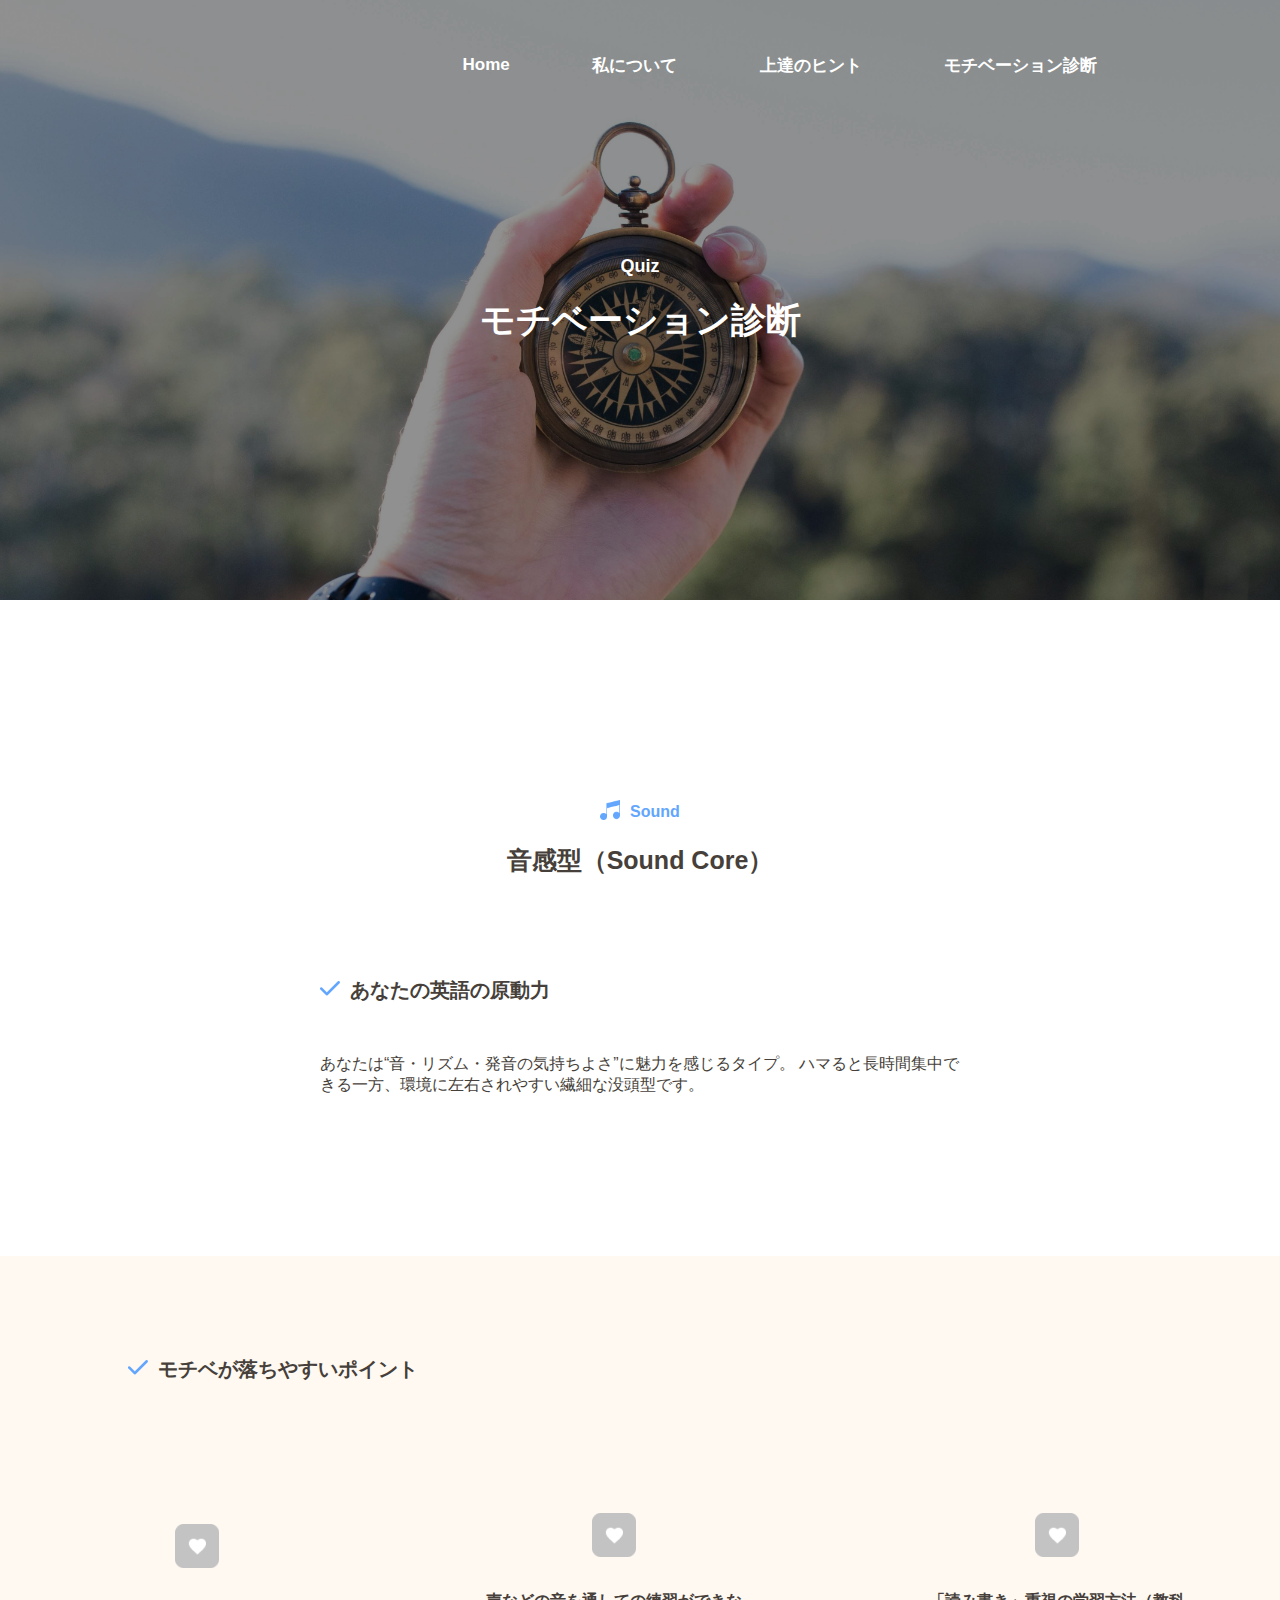
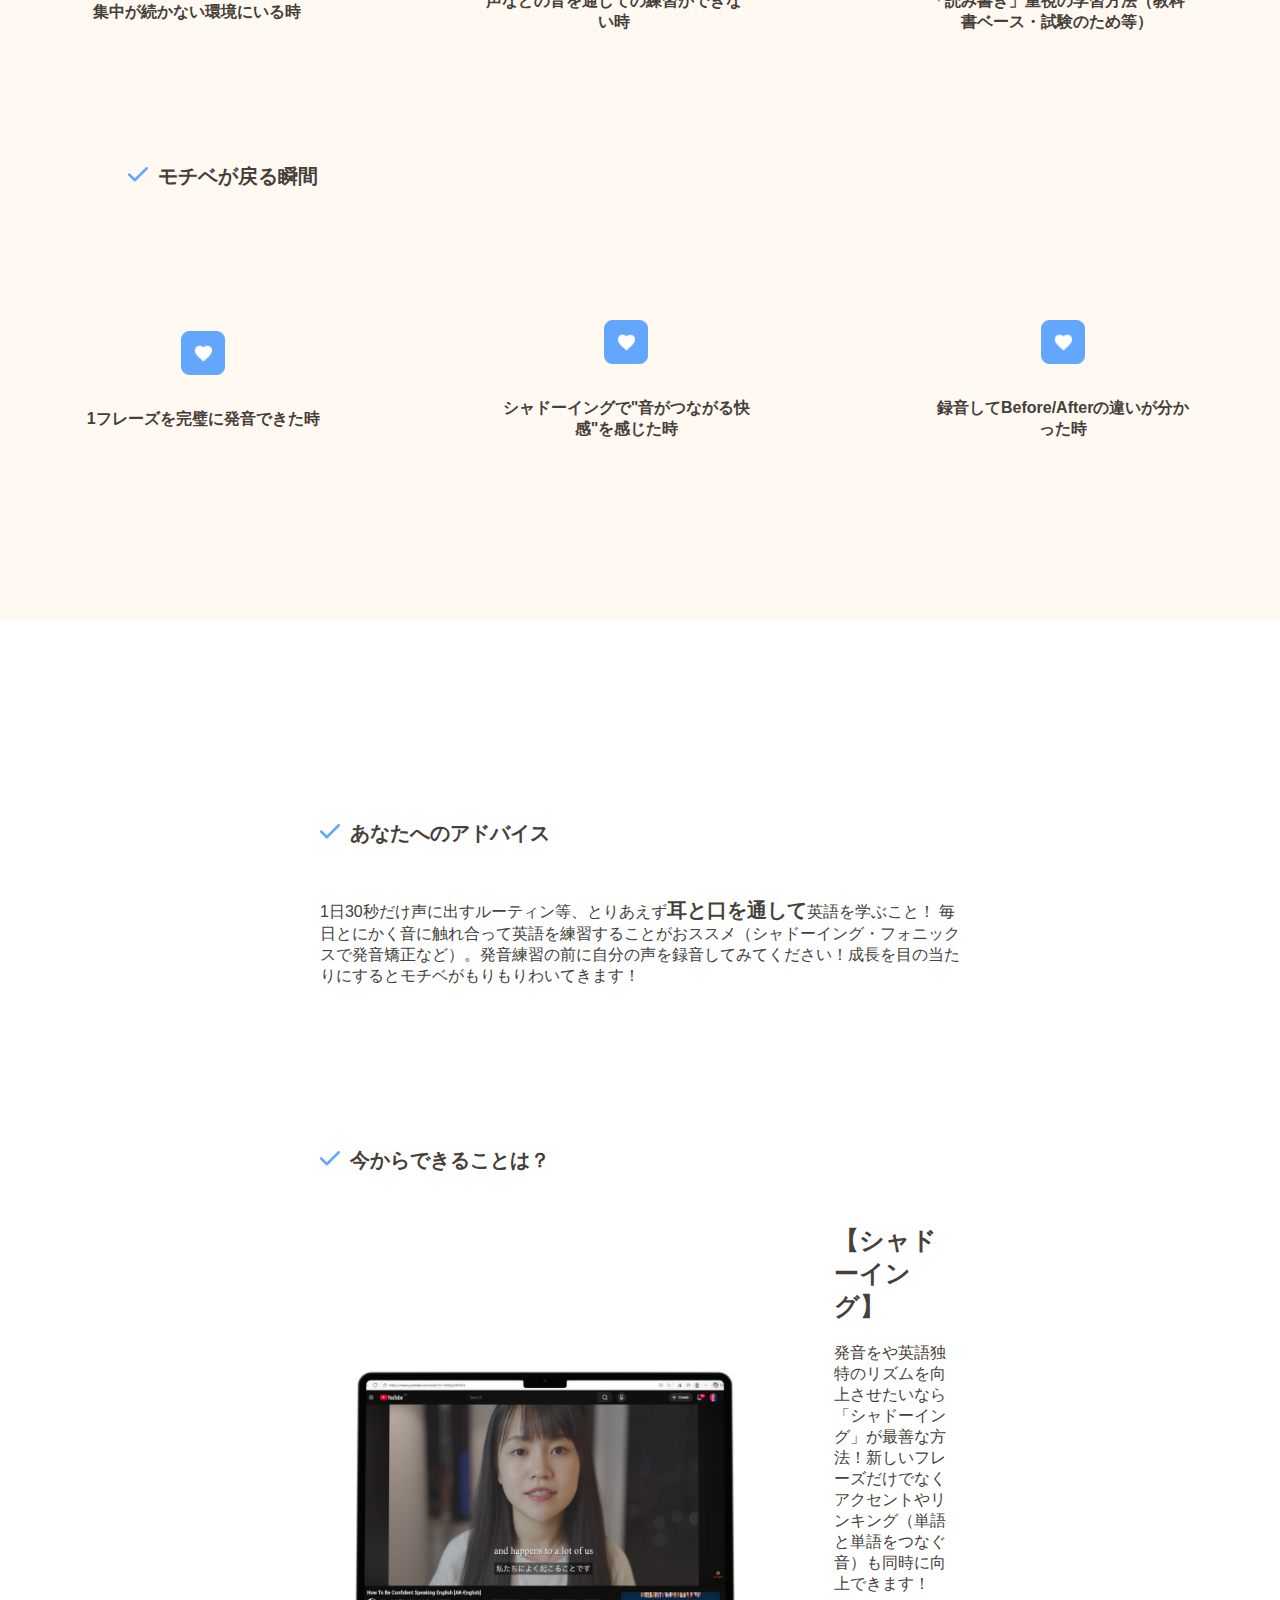
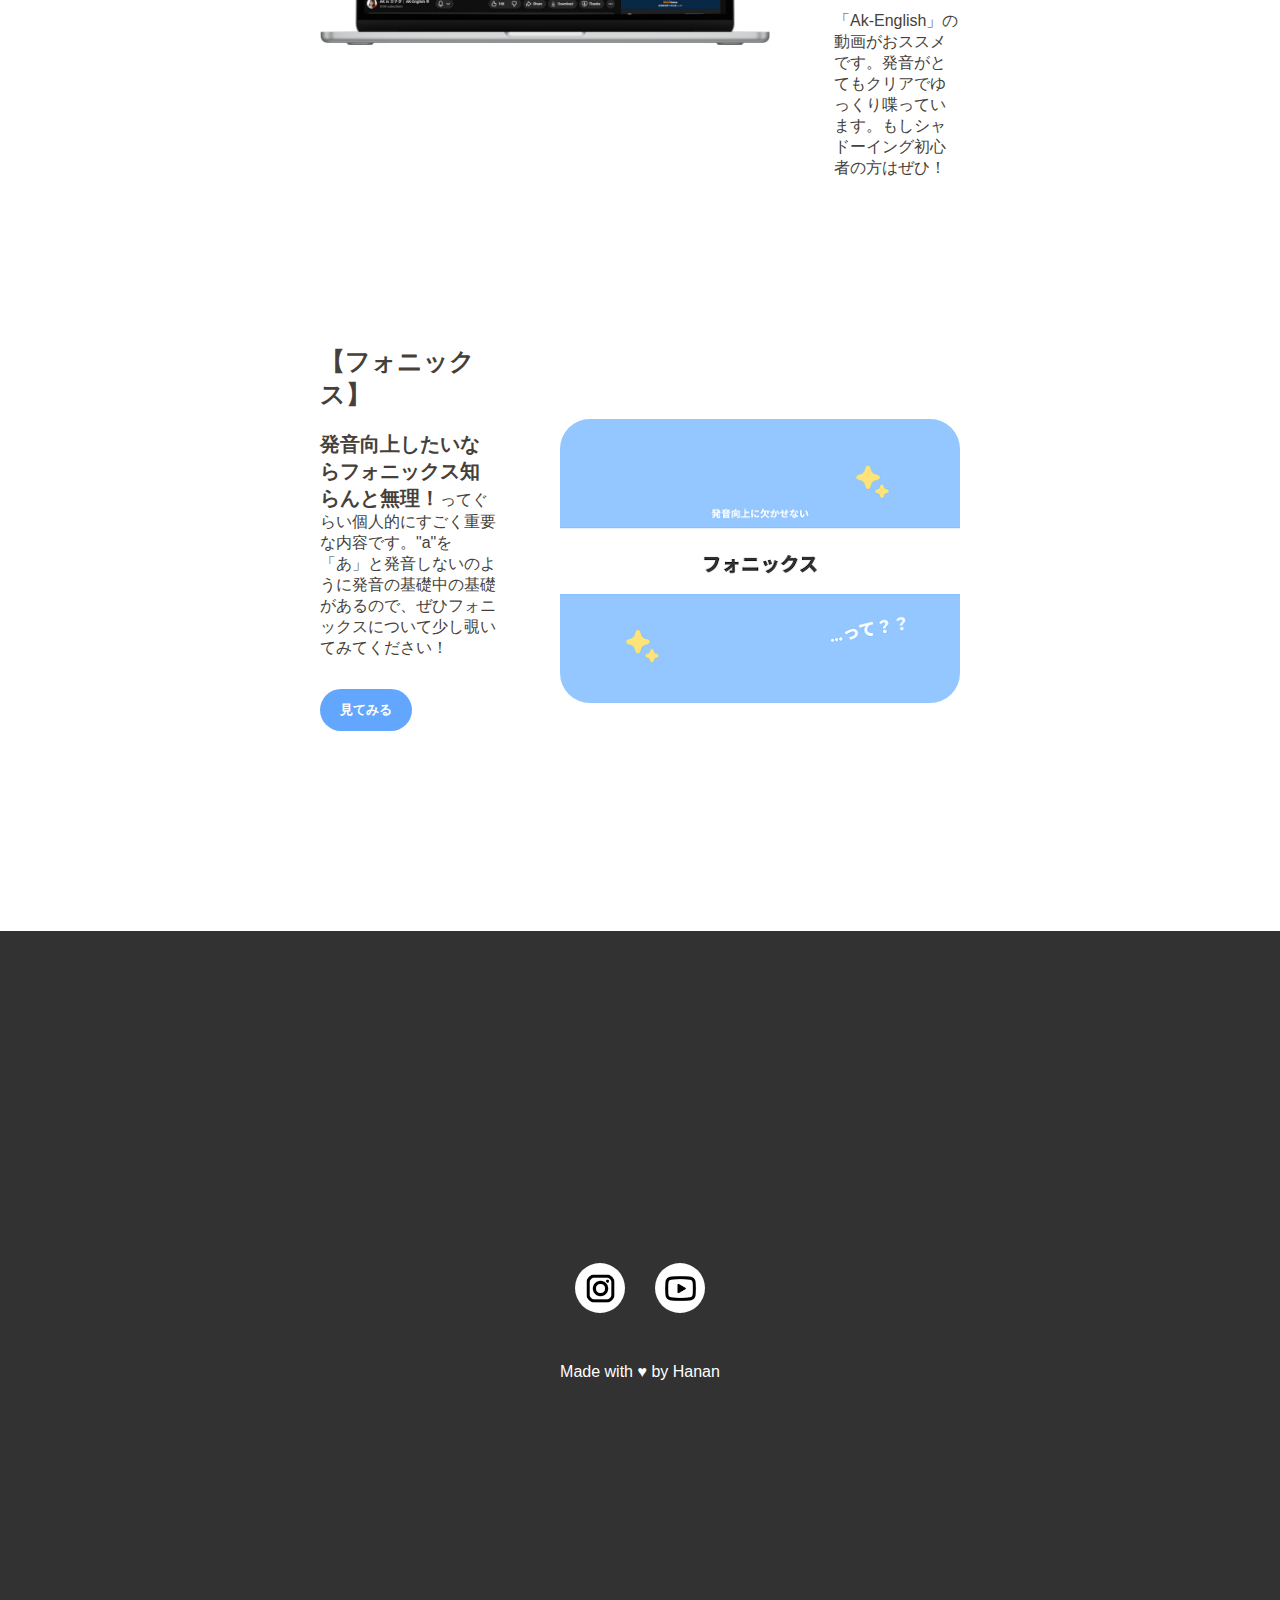
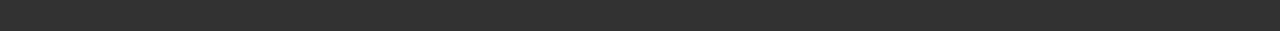
<file: result-sound.html>
<!DOCTYPE html>
<html lang="en">
<head>
    <meta charset="UTF-8">
    <meta name="viewport" content="width=device-width, initial-scale=1.0">
    <title>【音感型】Sound Core</title>
      <link rel="stylesheet" href="style/general.css">
    <link rel="stylesheet" href="style/nav.css">
    <link rel="stylesheet" href="style/footer.css">
    <link rel="stylesheet" href="style/hero-second.css">
    <link rel="stylesheet" href="style/motivation.css">
    <link rel="stylesheet" href="style/result.css">
    <link rel="stylesheet" href="style/sound.css">

</head>
<body>
    <header class="nav">
            <div class="blank">
                
            </div>
        <div class="nav-content">
            
            <a href="index.html">
            <div class="home">
                Home
            </div>
            </a>
            <a href="aboutme.html">
            <div class="about-me">
                私について
            </div>
            </a>
            <a href="tips.html">
            <div class="tips">
                上達のヒント
            </div>
            </a>
            <a href="motivation.html">
            <div class="quiz">
                モチベーション診断
            </div>
            </a>
            
        </div>
    </header>

    <div class="hero-title">

        <div class="tips-subtitle">
            Quiz
        </div>

        <div class="tips-title">
            モチベーション診断
        </div>

    </div>

    <div class="whole-section">


        <div class="t-container">
            <div class="title-icon">
                <img class="heart-icon" src="picture/sounds.png" alt="">
            </div>

            <div class="heart-subtitle">
                Sound
            </div>
        </div>

        <div class="heart-title">
            音感型（Sound Core）
        </div>


        <div class="check-container">

            <div>
                <img class="check-icon" src="picture/blue-check.png" alt="">
            </div>

            <div class="check-title">
                あなたの英語の原動力
            </div>

        </div>

        <div class="check-subtitle">
            あなたは“音・リズム・発音の気持ちよさ”に魅力を感じるタイプ。
ハマると長時間集中できる一方、環境に左右されやすい繊細な没頭型です。
        </div>

    </div>



    <div class="whole-second-section">

  
        <div class="result-title">
            <div>
                <img class="check-icon" src="picture/blue-check.png" alt="">
            </div>
            <div class="result-text">
                モチベが落ちやすいポイント
            </div>
        </div>



        <div class="result-container">

            <div class="result-second-container">
                <div>
                    <img class="heart-block" src="picture/grey-heart.png" alt="">
                </div>
                <div class="point-text">
                    集中が続かない環境にいる時
                </div>
            </div>

            <div class="result-second-container">
                <div>
                    <img class="heart-block" src="picture/grey-heart.png" alt="">
                </div>
                <div class="point-text">
                    声などの音を通しての練習ができない時
                </div>
            </div>

            <div class="result-second-container">
                <div>
                    <img class="heart-block" src="picture/grey-heart.png" alt="">
                </div>
                <div class="point-text">
                    「読み書き」重視の学習方法（教科書ベース・試験のため等）
                </div>
            </div>

        </div>


        <div class="result-title">
            <div>
                <img class="check-icon" src="picture/blue-check.png" alt="">
            </div>
            <div class="result-text">
                モチベが戻る瞬間
            </div>
        </div>


        <div class="result-container">

            <div class="result-second-container">
                <div>
                    <img class="heart-block" src="picture/blue-block.png" alt="">
                </div>
                <div class="point-text">
                    1フレーズを完璧に発音できた時
                </div>
            </div>

            <div class="result-second-container">
                <div>
                    <img class="heart-block" src="picture/blue-block.png" alt="">
                </div>
                <div class="point-text">
                    シャドーイングで"音がつながる快感"を感じた時
                </div>
            </div>

            <div class="result-second-container">
                <div>
                    <img class="heart-block" src="picture/blue-block.png" alt="">
                </div>
                <div class="point-text">
                    録音してBefore/Afterの違いが分かった時
                </div>
            </div>

        </div>

    </div>


    <div class="whole-section
    ">


        <div class="check-container">

            <div>
                <img class="check-icon" src="picture/blue-check.png" alt="">
            </div>

            <div class="check-title">
                あなたへのアドバイス
            </div>

        </div>

        <div class="check-subtitle">
            1日30秒だけ声に出すルーティン等、とりあえず<span class="stimul">耳と口を通して</span>英語を学ぶこと！
            毎日とにかく音に触れ合って英語を練習することがおススメ（シャドーイング・フォニックスで発音矯正など）。発音練習の前に自分の声を録音してみてください！成長を目の当たりにするとモチベがもりもりわいてきます！
        </div>


        <div class="check-container">

            <div>
                <img class="check-icon" src="picture/blue-check.png" alt="">
            </div>

            <div class="check-title">
                今からできることは？
            </div>

        </div>


        <div class="record-flexbox">
            <div>
                <img class="laptop" src="picture/shadowing.png" alt="">
            </div>

            <div class="iphone-flexbox">
                <div class="record-title">
                    【シャドーイング】
                </div>

                <div class="record-subtitle">
                    発音をや英語独特のリズムを向上させたいなら「シャドーイング」が最善な方法！新しいフレーズだけでなくアクセントやリンキング（単語と単語をつなぐ音）も同時に向上できます！
                    <p>「Ak-English」の動画がおススメです。発音がとてもクリアでゆっくり喋っています。もしシャドーイング初心者の方はぜひ！</p>
                </div>

                
            </div>
        </div>

        <div class="youtube-flexbox">

            <div class="youtube-second-flexbox">
                
                <div class="youtube-title">
                  【フォニックス】
                </div>


                <div class="youtube-text">
                    <span class="stimul">発音向上したいならフォニックス知らんと無理！</span>ってぐらい個人的にすごく重要な内容です。"a"を「あ」と発音しないのように発音の基礎中の基礎があるので、ぜひフォニックスについて少し覗いてみてください！

                </div>

                <a href="https://gabby-band-431.notion.site/1a3b2f379b74802bb13fe927239ca87f">
                <div>
                    <button class="link-phonix">
                        見てみる
                    </button>
                </div>
                </a>
            </div>


                <div class="button-phonix">
                    <img class="iphone"  src="picture/blue.png" alt=""> 
                </div>
            
        </div>






















    </div>

    <footer class="footer">
        

        <div class="footer-flexbox">
            <div class="footer-flexbox-second">

                <div class="footer-icons">
                    <a href="https://www.instagram.com/mikanharuka/">
                    <div class="footer-insta">
                        <img class="footer-img" src="picture/flowbite--instagram-solid.png" alt="">
                    </div>
                    </a>

                    <a href="https://youtube.com/@hanan-dailylife?si=mAA1ZLedmmqR9zap">
                    <div class="footer-insta">
                        <img class="footer-img" src="picture/mingcute--youtube-line.png" alt="">
                    </div>
                    </a>
                </div>

                <div>
                    Made with ♥ by Hanan
                </div>
            
            </div>
    </div>



    </footer>

    








    
</body>
</html>
</file>
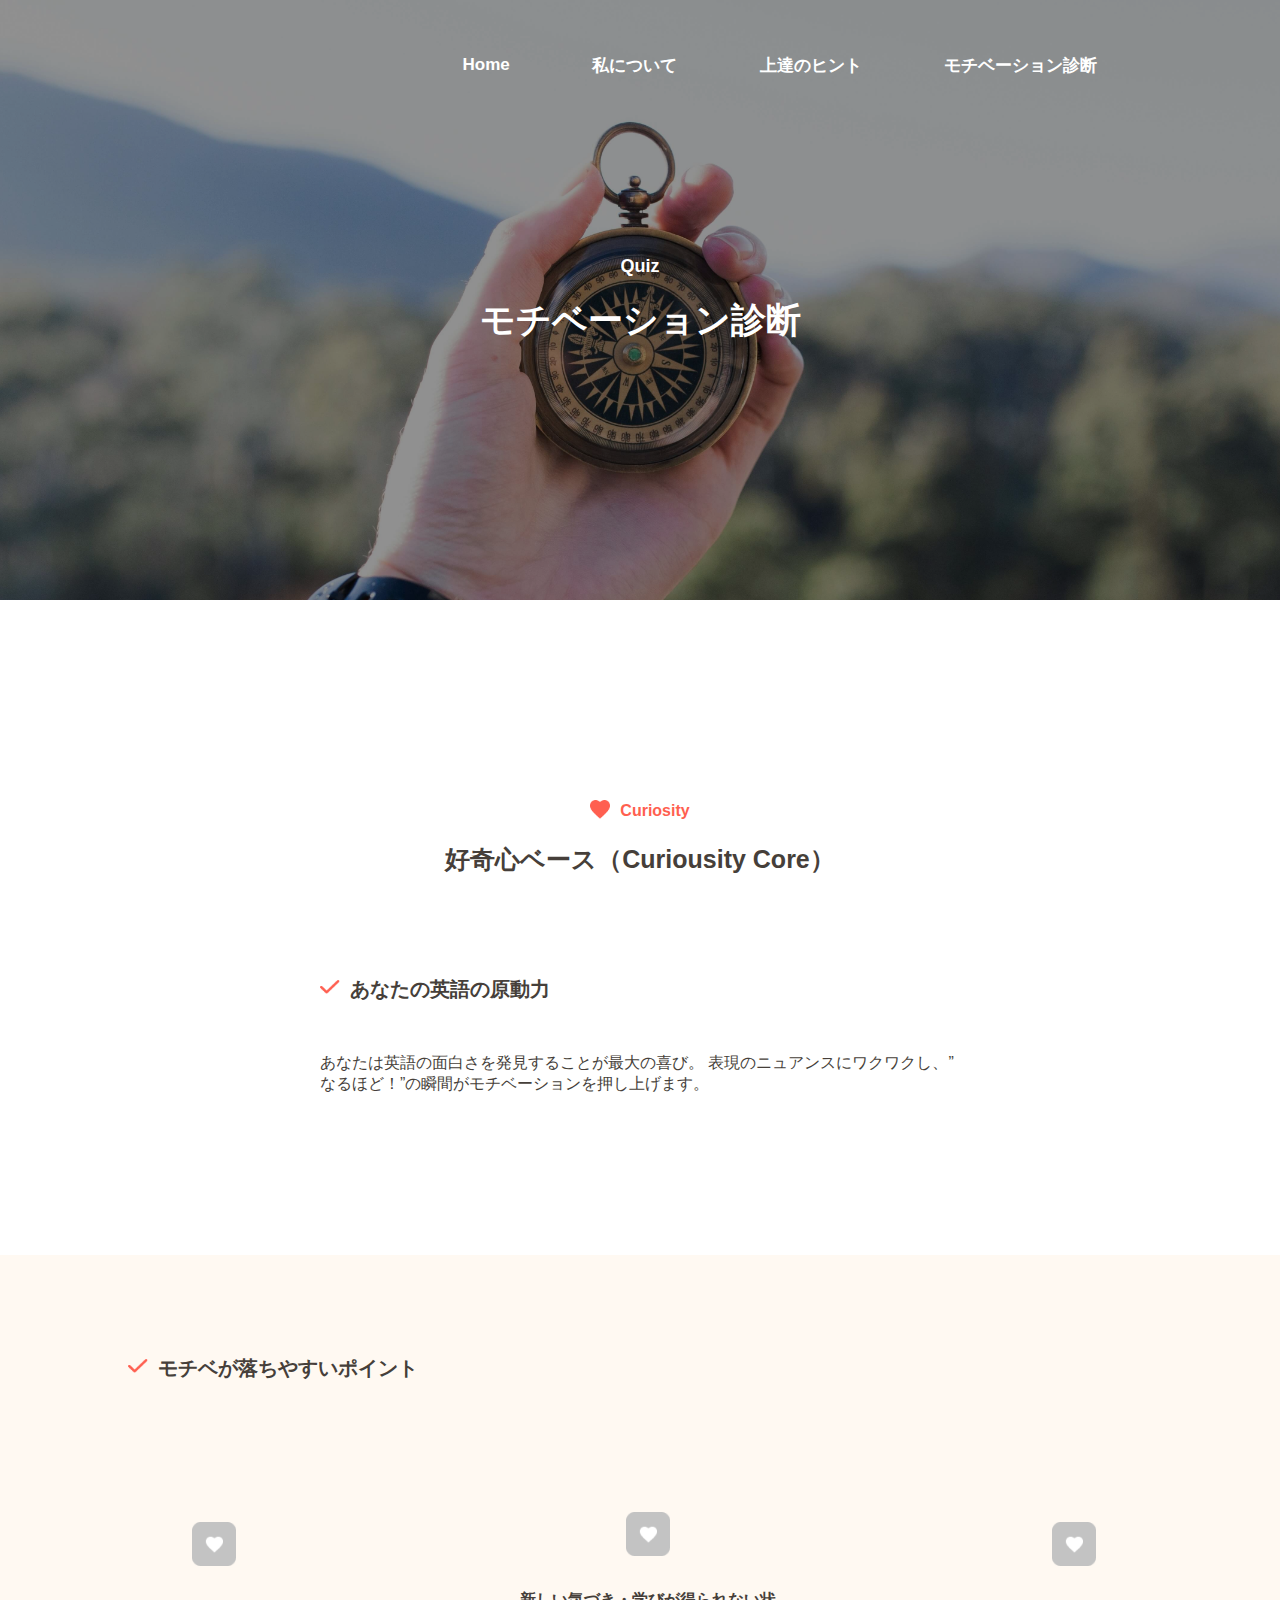
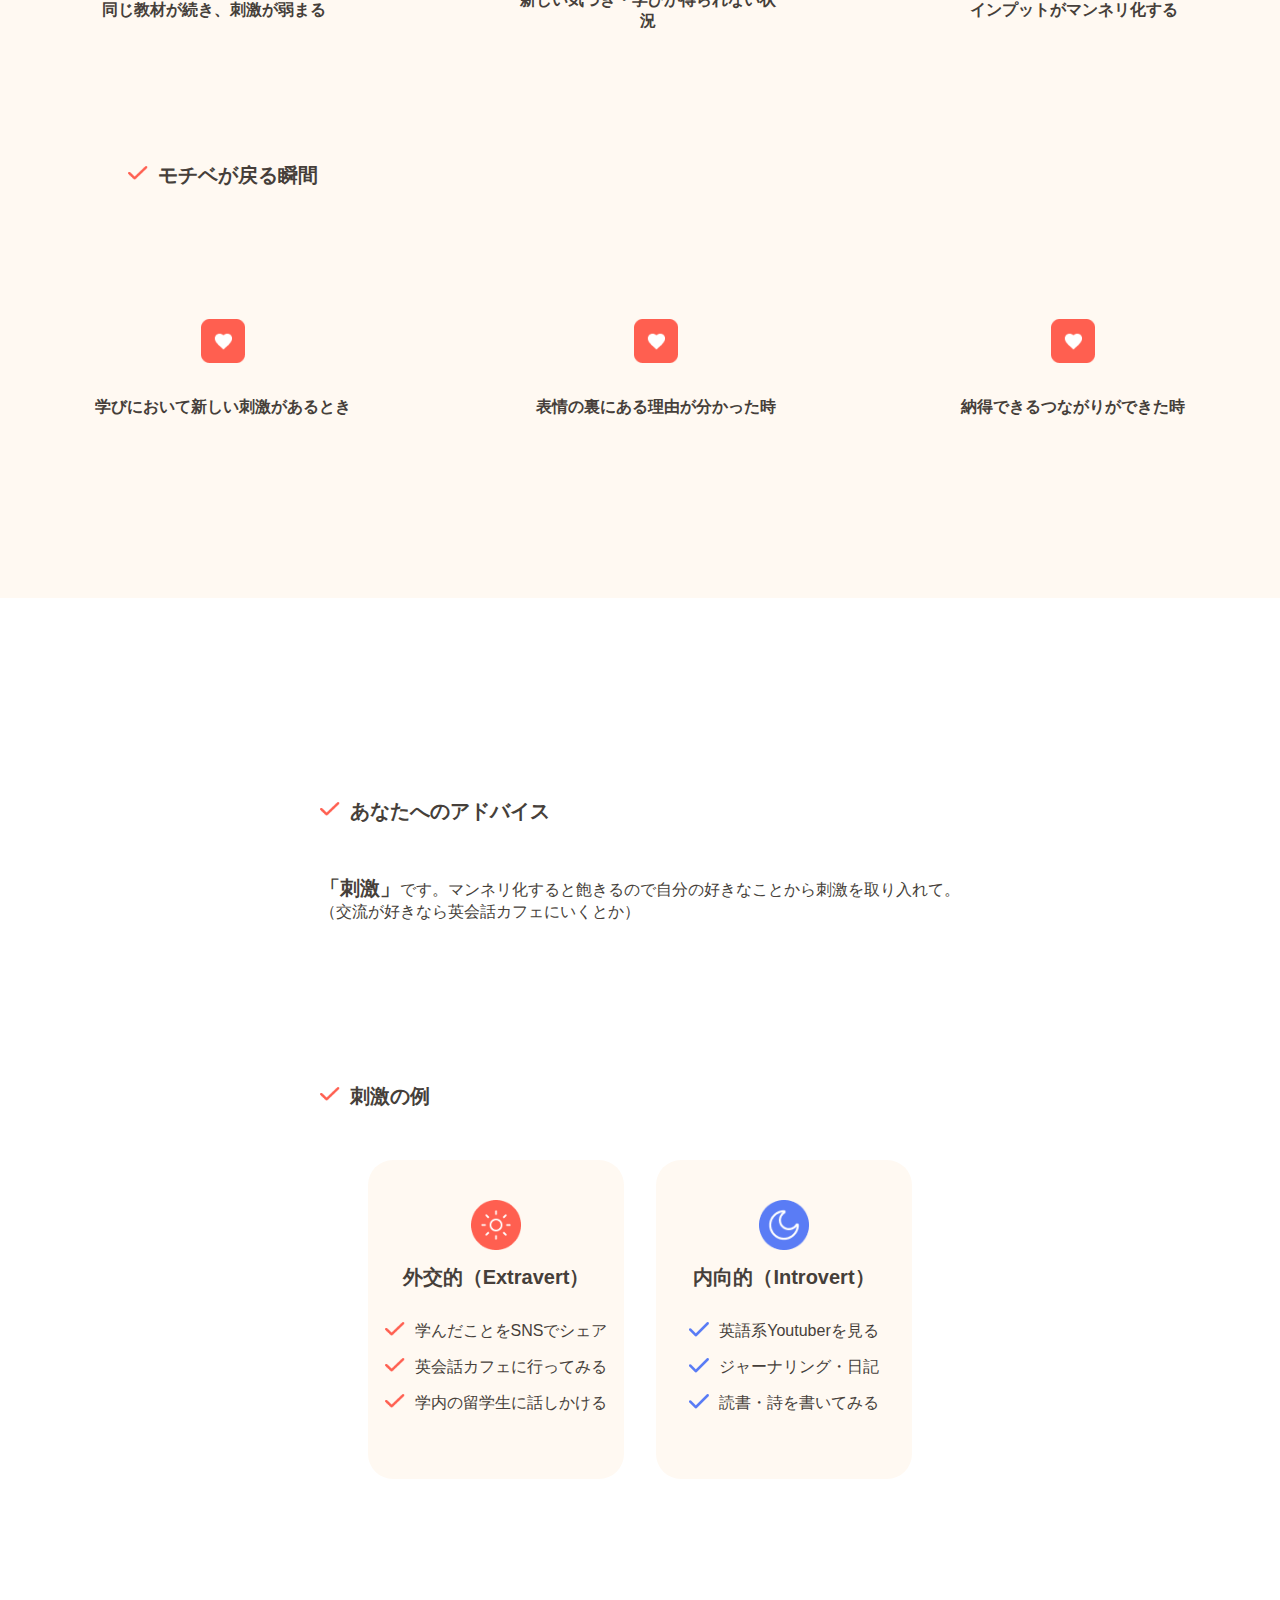
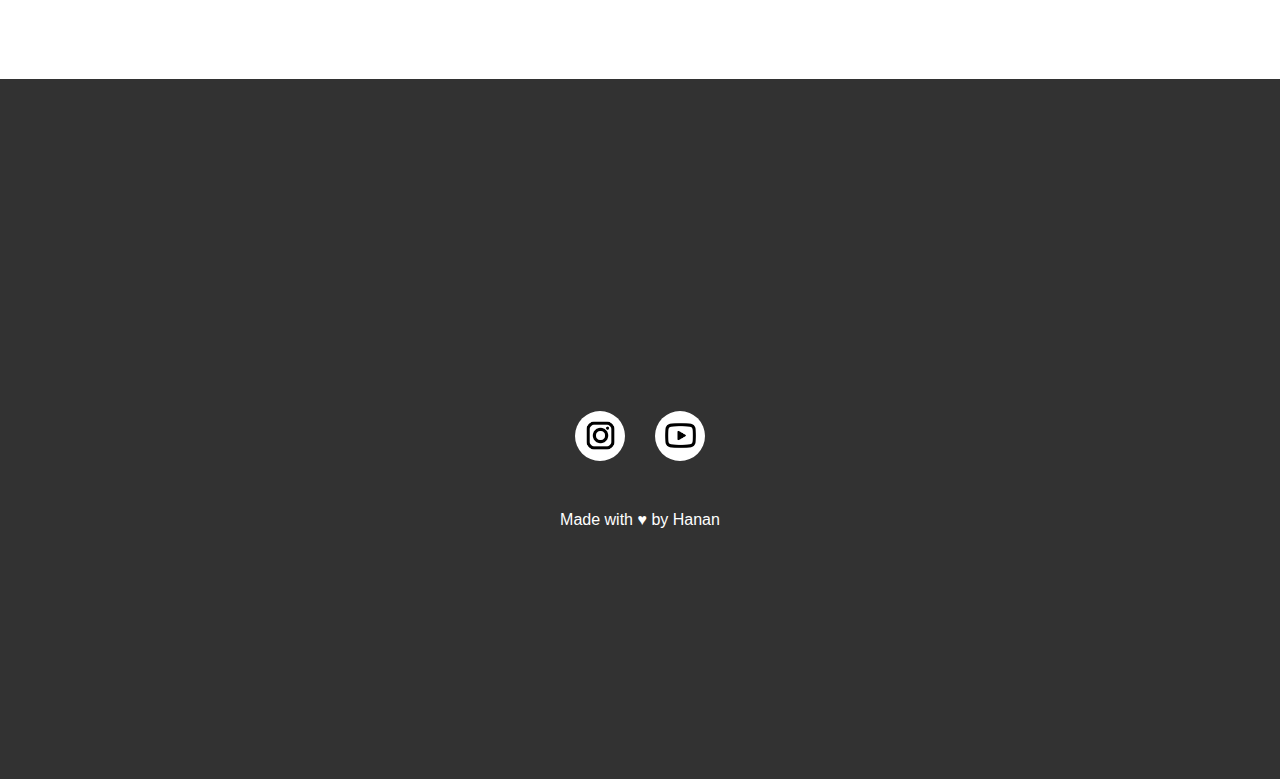
<file: result.html>
<!DOCTYPE html>
<html lang="en">
<head>
    <meta charset="UTF-8">
    <meta name="viewport" content="width=device-width, initial-scale=1.0">
    <title>【好奇心ベース】Curiousity Core</title>
      <link rel="stylesheet" href="style/general.css">
    <link rel="stylesheet" href="style/nav.css">
    <link rel="stylesheet" href="style/footer.css">
    <link rel="stylesheet" href="style/hero-second.css">
    <link rel="stylesheet" href="style/motivation.css">
    <link rel="stylesheet" href="style/result.css">

</head>
<body>
    <header class="nav">
            <div class="blank">
                
            </div>
        <div class="nav-content">
            
            <a href="index.html">
            <div class="home">
                Home
            </div>
            </a>
            <a href="aboutme.html">
            <div class="about-me">
                私について
            </div>
            </a>
            <a href="tips.html">
            <div class="tips">
                上達のヒント
            </div>
            </a>
            <a href="motivation.html">
            <div class="quiz">
                モチベーション診断
            </div>
            </a>
            
        </div>
    </header>

    <div class="hero-title">

        <div class="tips-subtitle">
            Quiz
        </div>

        <div class="tips-title">
            モチベーション診断
        </div>

    </div>

    <div class="whole-section">


        <div class="t-container">
            <div class="title-icon">
                <img class="heart-icon" src="picture/heart.png" alt="">
            </div>

            <div class="heart-subtitle">
                Curiosity
            </div>
        </div>

        <div class="heart-title">
            好奇心ベース（Curiousity Core）
        </div>


        <div class="check-container">

            <div>
                <img class="check-icon" src="picture/check.png" alt="">
            </div>

            <div class="check-title">
                あなたの英語の原動力
            </div>

        </div>

        <div class="check-subtitle">
            あなたは英語の面白さを発見することが最大の喜び。
            表現のニュアンスにワクワクし、”なるほど！”の瞬間がモチベーションを押し上げます。
        </div>

    </div>



    <div class="whole-second-section">

  
        <div class="result-title">
            <div>
                <img class="check-icon" src="picture/check.png" alt="">
            </div>
            <div class="result-text">
                モチベが落ちやすいポイント
            </div>
        </div>



        <div class="result-container">

            

                <div class="result-second-container">
                    <div>
                        <img class="heart-block" src="picture/grey-heart.png" alt="">
                    </div>
                    <div class="point-text">
                        同じ教材が続き、刺激が弱まる
                    </div>
                </div>

                <div class="result-second-container">
                    <div>
                        <img class="heart-block" src="picture/grey-heart.png" alt="">
                    </div>
                    <div class="point-text">
                        新しい気づき・学びが得られない状況
                    </div>
                </div>

                <div class="result-second-container">
                    <div>
                        <img class="heart-block" src="picture/grey-heart.png" alt="">
                    </div>
                    <div class="point-text">
                        インプットがマンネリ化する
                    </div>
                </div>
            

        </div>


        <div class="result-title">
            <div>
                <img class="check-icon" src="picture/check.png" alt="">
            </div>
            <div class="result-text">
                モチベが戻る瞬間
            </div>
        </div>


        <div class="result-container">

            <div class="result-second-container">
                <div>
                    <img class="heart-block" src="picture/heart-block.png" alt="">
                </div>
                <div class="point-text">
                    学びにおいて新しい刺激があるとき
                </div>
            </div>

            <div class="result-second-container">
                <div>
                    <img class="heart-block" src="picture/heart-block.png" alt="">
                </div>
                <div class="point-text">
                    表情の裏にある理由が分かった時
                </div>
            </div>

            <div class="result-second-container">
                <div>
                    <img class="heart-block" src="picture/heart-block.png" alt="">
                </div>
                <div class="point-text">
                    納得できるつながりができた時
                </div>
            </div>

        </div>

    </div>


    <div class="whole-section
    ">


        <div class="check-container">

            <div>
                <img class="check-icon" src="picture/check.png" alt="">
            </div>

            <div class="check-title">
                あなたへのアドバイス
            </div>

        </div>

        <div class="check-subtitle">
            <span class="stimul">「刺激」</span>です。マンネリ化すると飽きるので自分の好きなことから刺激を取り入れて。（交流が好きなら英会話カフェにいくとか）
        </div>


        <div class="check-container">

            <div>
                <img class="check-icon" src="picture/check.png" alt="">
            </div>

            <div class="check-title">
                刺激の例
            </div>

        </div>



    <div class="stim-container">
            <div class="stim-ex">
                <div>
                    <img class="sun-icon" src="picture/sun.png" alt="">
                </div>

                <div class="sun-text">
                    外交的（Extravert）
                </div>

            

                <div class="stim-text">
                    <div>
                        <img class="check-icon" src="picture/check.png" alt="">
                    </div>
                    <div>
                        学んだことをSNSでシェア
                    </div>
                </div>

            

                <div class="stim-text">
                    <div>
                        <img class="check-icon" src="picture/check.png" alt="">
                    </div>
                    <div>
                        英会話カフェに行ってみる
                    </div>
                </div>

                <div class="stim-text">
                    <div>
                        <img class="check-icon" src="picture/check.png" alt="">
                    </div>
                    <div>
                        学内の留学生に話しかける
                    </div>
                </div>

            </div>

            

            <div class="stim-ex">
                <div>
                    <img class="sun-icon" src="picture/moon-blue.png" alt="">
                </div>

                <div class="sun-text">
                    内向的（Introvert）
                </div>

            

                <div class="stim-text">
                    <div>
                        <img class="check-icon" src="picture/check-blue.png" alt="">
                    </div>
                    <div>
                        英語系Youtuberを見る
                    </div>
                </div>

            

                <div class="stim-text">
                    <div>
                        <img class="check-icon" src="picture/check-blue.png" alt="">
                    </div>
                    <div>
                        ジャーナリング・日記
                    </div>
                </div>

                <div class="stim-text">
                    <div>
                        <img class="check-icon" src="picture/check-blue.png" alt="">
                    </div>
                    <div>
                        読書・詩を書いてみる
                    </div>
                </div>

            </div>


        </div>






















    </div>

    <footer class="footer">
        

        <div class="footer-flexbox">
            <div class="footer-flexbox-second">

                <div class="footer-icons">
                    <a href="https://www.instagram.com/mikanharuka/">
                    <div class="footer-insta">
                        <img class="footer-img" src="picture/flowbite--instagram-solid.png" alt="">
                    </div>
                    </a>

                    <a href="https://youtube.com/@hanan-dailylife?si=mAA1ZLedmmqR9zap">
                    <div class="footer-insta">
                        <img class="footer-img" src="picture/mingcute--youtube-line.png" alt="">
                    </div>
                    </a>
                </div>

                <div>
                    Made with ♥ by Hanan
                </div>
            
            </div>
    </div>



    </footer>

    








    
</body>
</html>
</file>
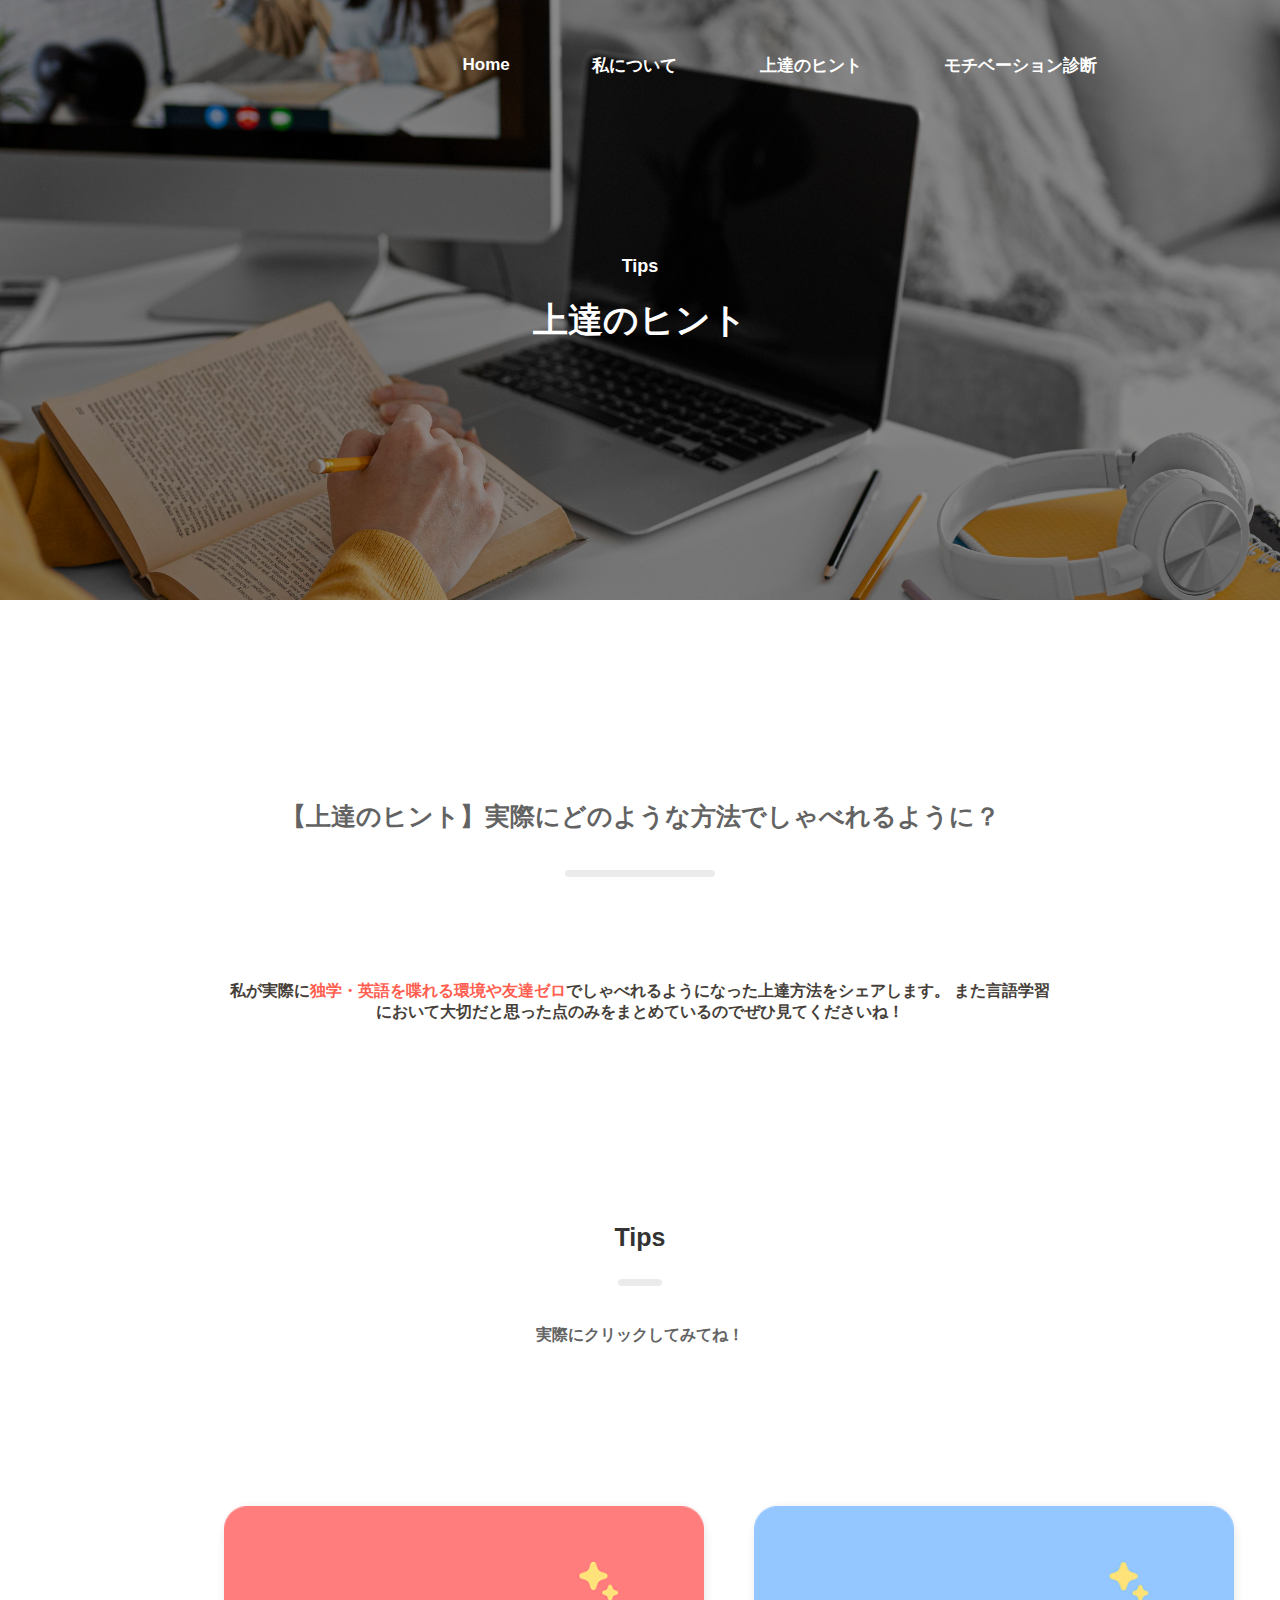
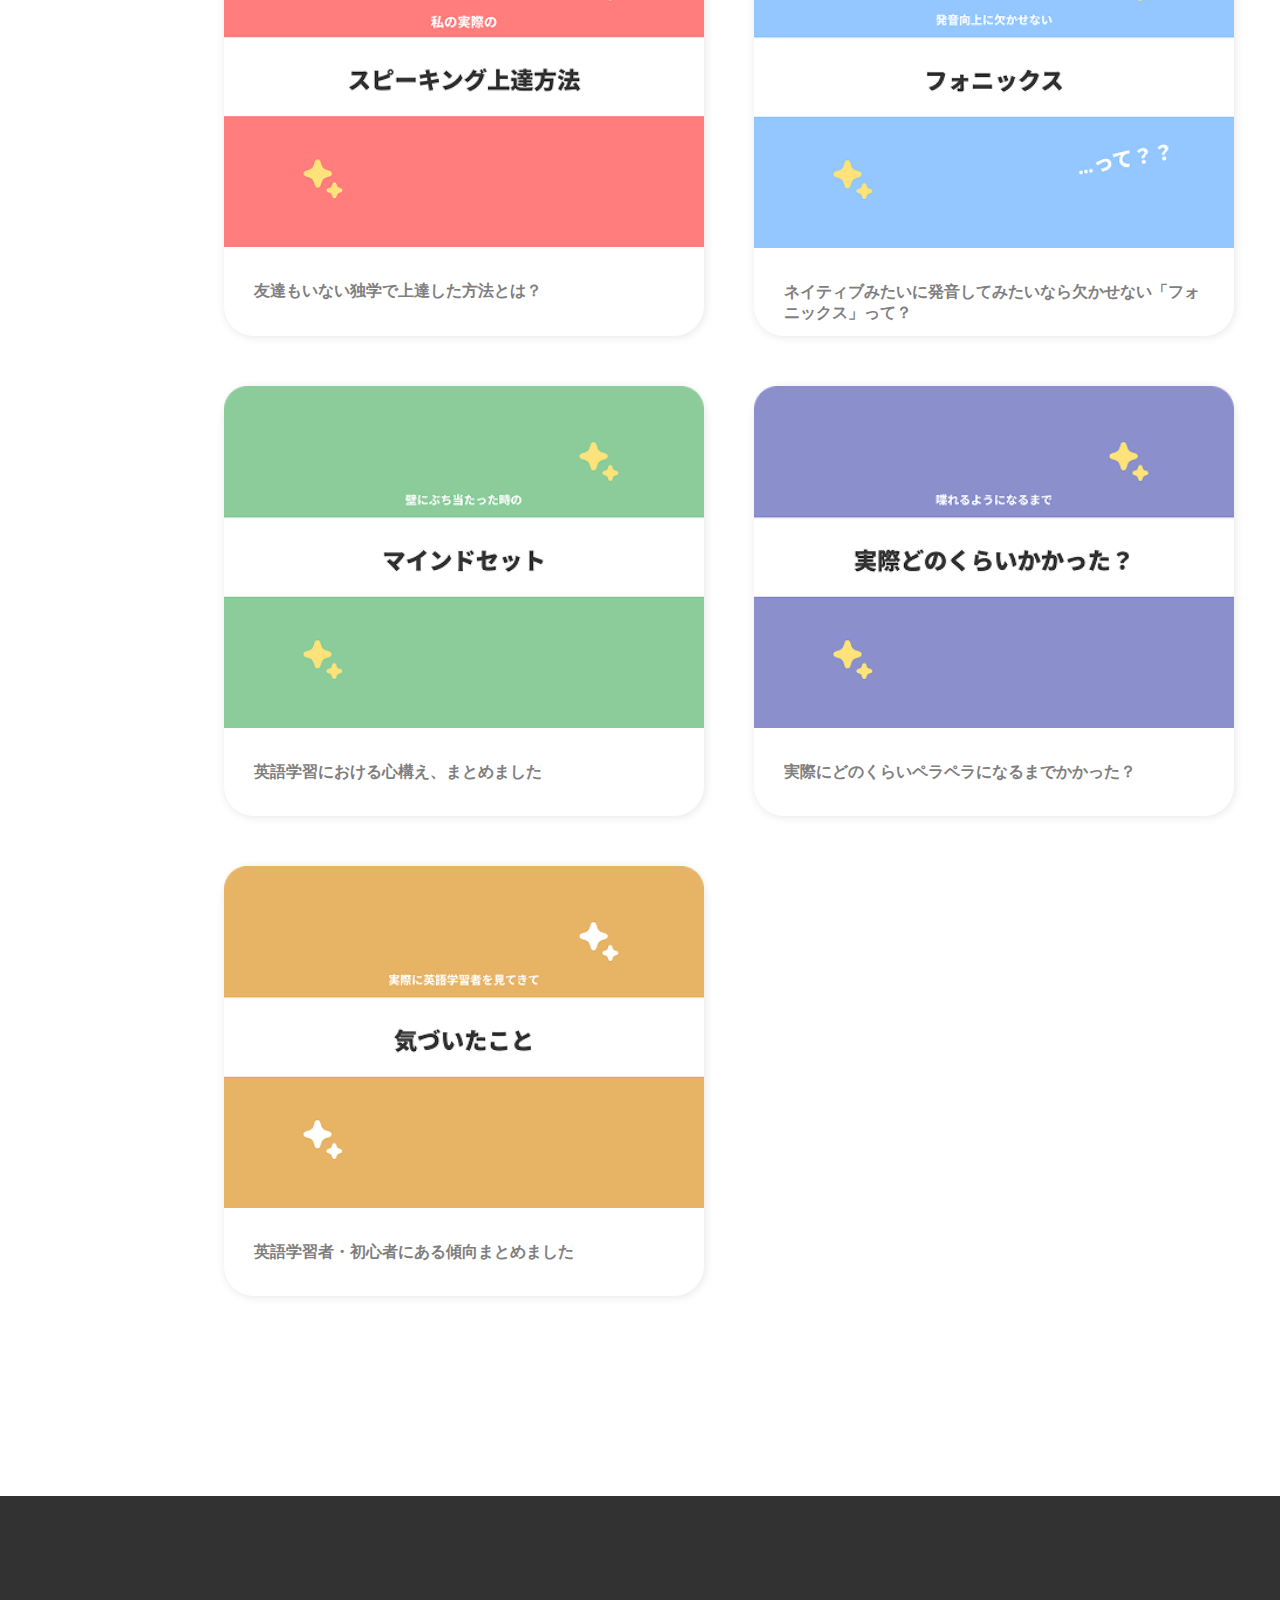
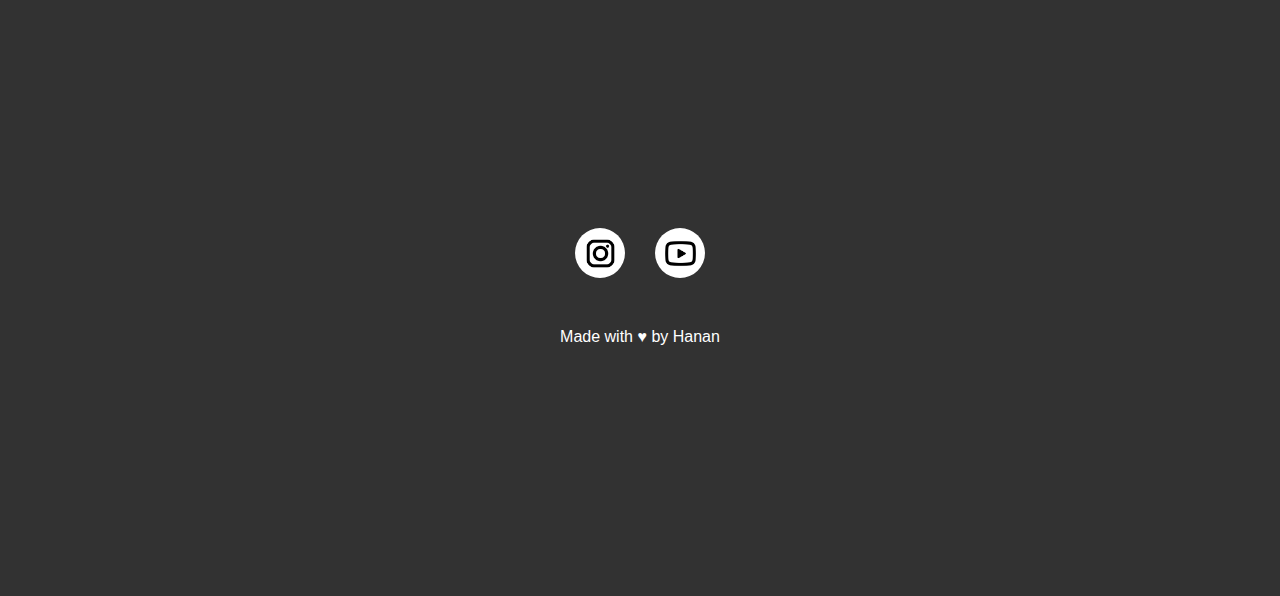
<file: tips.html>
<!DOCTYPE html>
<html lang="en">
<head>
    <meta charset="UTF-8">
    <meta name="viewport" content="width=device-width, initial-scale=1.0">
    <title>【上達のヒント】スピーキング重視のコツをとことんシェア！</title>

    <link rel="stylesheet" href="style/nav.css">
    <link rel="stylesheet" href="style/footer.css">
    
    <link rel="stylesheet" href="style/hero-second.css">
    <link rel="stylesheet" href="style/general.css">
    <link rel="stylesheet" href="style/tips.css">

</head>
<body>

    <header class="nav">
            <div class="blank">
                
            </div>
        <div class="nav-content">
            
            <a href="index.html">
            <div class="home">
                Home
            </div>
            </a>
            <a href="aboutme.html">
            <div class="about-me">
                私について
            </div>
            </a>
            <a href="tips.html">
            <div class="tips">
                上達のヒント
            </div>
            </a>
            <a href="motivation.html">
            <div class="quiz">
                モチベーション診断
            </div>
            </a>
            
        </div>
    </header>

    <div class="hero-title">

        <div class="tips-subtitle">
            Tips
        </div>

        <div class="tips-title">
            上達のヒント
        </div>

    </div>


    <div class="whole-section">
        <div class="main-title">
            【上達のヒント】実際にどのような方法でしゃべれるように？
        </div>

        <div class="line-container">
            <div class="line">
                <img class="line-pic" src="/picture/line1.png" alt="">
            </div>
        </div>

        <div class="main-subtitle">私が実際に<span class="highlight">独学・英語を喋れる環境や友達ゼロ</span>でしゃべれるようになった上達方法をシェアします。

        また言語学習において大切だと思った点のみをまとめているのでぜひ見てくださいね！
        </div>


        <div class="tips-second-subtitle">

        <div class="title-content">
            Tips
        </div>

        <div>
            <img  src="picture/line2.png" alt="">
        </div>

        <div class="click">
            実際にクリックしてみてね！
        </div>

        </div>

        <div class="image-container">

            <a href="https://gabby-band-431.notion.site/124b2f379b7480c491afcc154fa23306">
            <div class="image-card">
                <img class="tips-image" src="picture/redt.png" alt="">
                <div class="card-text">
                    友達もいない独学で上達した方法とは？
                </div>
            </div>
            </a>
            <a href="https://gabby-band-431.notion.site/1a3b2f379b74802bb13fe927239ca87f">
            <div class="image-card">
                <div>
                    <img class="tips-image" src="picture/blue.png" alt="">
                </div>
                <div class="card-text">
                    ネイティブみたいに発音してみたいなら欠かせない「フォニックス」って？
                </div>
                </div>
                </a>
                <a href="https://gabby-band-431.notion.site/abd0f8d1d7ef4410886745899690bcad">
            <div class="image-card">
            <div>
                <img class="tips-image" src="picture/green.png" alt="">
            </div>
            <div class="card-text">
                    英語学習における心構え、まとめました
                </div>
            </div>
            </a>
            <a href="https://gabby-band-431.notion.site/d6e5d3de9eda4fe58525db14f240deda">
            <div class="image-card">
            <div>
                <img class="tips-image" src="picture/purple.png" alt="">
            </div>
            <div class="card-text">
                    実際にどのくらいペラペラになるまでかかった？
                </div>
            </div>
            </a>
            <div class="image-card">
            <div>
                <img class="tips-image" src="picture/yellow.png" alt="">
            </div>
            <div class="card-text">
                    英語学習者・初心者にある傾向まとめました
                </div>
            </div>

        </div>

        



    </div>

    <footer class="footer">
        

        <div class="footer-flexbox">
            <div class="footer-flexbox-second">

                <div class="footer-icons">
                    <a href="https://www.instagram.com/mikanharuka/">
                    <div class="footer-insta">
                        <img class="footer-img" src="picture/flowbite--instagram-solid.png" alt="">
                    </div>
                    </a>

                    <a href="https://youtube.com/@hanan-dailylife?si=mAA1ZLedmmqR9zap">
                    <div class="footer-insta">
                        <img class="footer-img" src="picture/mingcute--youtube-line.png" alt="">
                    </div>
                    </a>
                </div>

                <div class="footer-text">
                    Made with ♥ by Hanan
                </div>
            
            </div>
    </div>



    </footer>


    
    
</body>
</html>
</file>
<file: style/general.css>
body {
    margin: 0;
    font-family: Arial, Helvetica, sans-serif;

    color: rgb(70, 63, 58);

    
}

a {
    text-decoration: none;
    color: inherit;
}
</file>
<file: style/nav.css>
.nav {
    display: flex;
    flex-direction: row;
    justify-content: end;
    background: transparent;

    padding-top: 50px;

    position: absolute;
    right: 0;
    left: 0;
    top: 0;
    height: 30px;


    z-index: 9999;

}

.blank {
    display: flex;
    flex: 1;
}

.nav-content {
    display: flex;
    flex-direction: row;
    width: 800px;
    justify-content: space-evenly;
    align-items: center;

    margin-right: 100px;

    color: white;
    font-weight: bold;
    font-size: 17px;
}

.about-me {
    color: white;
    
}

.home,.about-me,.tips,.quiz,.contact {
    cursor: pointer;
    transition: font-size 0.3s;
}

.home:hover,.about-me:hover,.tips:hover,.quiz:hover,.contact:hover {
    font-size: 21px;
}



@media (max-width: 600px) {
    .nav-content {
        margin-right: 0px;
    }


    .nav-content {
        display: flex;
        flex-direction: row;

        justify-content: space-evenly;

        margin-right: 0px;

        font-size: 11px;
        font-weight: bold;
    }
}
</file>
<file: style/footer.css>
.footer {
    background-color: rgb(50, 50, 50);
    color: white;
}

.footer-flexbox {
    display: flex;
    flex-direction: column;
    flex-wrap: wrap;

    justify-content: center;
    align-items: center;

    height: 700px;

    position: relative;
}

.footer-icons {
    display: flex;
    flex-direction: row;

    gap: 30px;

    justify-content: center;

    margin-bottom: 50px;
}

.footer-insta {
    display: flex;
    flex-direction: column;

    align-items: center;
    justify-content: center;


    background-color: white;
    border-radius: 100px;

    width: 50px;
    height: 50px;

    cursor: pointer;

}

.footer-flexbox-second {
    position: absolute;

    bottom: 250px;
}

.footer-img {
    width: 37px;
}
</file>
<file: style/hero-second.css>
.hero-title {

    display: flex;
    flex-direction: column;

    align-items: center;
    justify-content: center;


    background-repeat: no-repeat;
    background-position: center;
    background-attachment: fixed;
    background-size: cover;

    background-color: rgb(144, 144, 144);
    background-blend-mode: multiply;

    color: white;

    height: 600px;

    margin-bottom: 200px;

    
}

.tips-subtitle {
    font-size: 18px;
    font-weight: bold;
    padding-bottom: 20px;
}

.tips-title {
    font-size: 35px;

    font-weight: bold;
}
</file>
<file: style/motivation.css>
.hero-title {
        background-image: url(../picture/compass.jpg);
        background-size: cover;
        background-position: center;

}

.whole-section {
    width: 65%;
    margin: 0 auto;

    
}

.whole-section-survey {
    width: 65%;
    margin: 0 auto;
}

.main-title {
    font-size: 25px;
    font-weight: bold;

    text-align: center;

    margin-bottom: 30px;

    color: rgb(99, 99, 99);


}

.main-subtitle {
    font-size: 16px;
    margin-top: 100px;

    font-weight: bold;

    text-align: center;
}

.line-pic {
    width: 150px;
    
}

.line-container {

    display: flex;
    
    align-items: center;
    justify-content: center;

    margin-bottom: 150px;

}

.second-subtitle {
        font-size: 18px;
    margin-top: 100px;

    font-weight: bold;

    text-align: center;
}

.highlight-second {
    color: rgb(255, 95, 80);
    font-size: 25px;

}

.highlight {
    color: rgb(255, 95, 80);

}

.flow-entire-flexbox {
    background-color: rgb(255, 249, 242);

    margin-top: 180px;
    padding-top: 80px;
    padding-bottom: 50px;

}

.flow-title {
    display: flex;
    flex-direction: column;

    align-items: center;
    justify-content:center ;
}

.flow-title > div {
    display: flex;
    justify-content: center;
}



.flow-flexbox {
    display: flex;
    flex-direction: row;

    justify-content: space-evenly;
    align-items: center;


    margin-top: 100px;

    height: 300px;
}


.number-container {
    display: flex;
    flex-direction: column;

    justify-content: center;
    align-items: center;

    width: 200px;
}

.flow-text-title {
    font-size: 25px;
    font-weight: bold;

    margin-bottom: 20px;
}

.number {
    font-size: 60px;

    font-weight: 1000;

    color: rgb(255, 89, 89);

    margin-bottom: 12px;
}

.number-second {
    color: rgb(255, 141, 41);
    font-size: 60px;

    font-weight: 1000;
    margin-bottom: 12px;
}

.number-third {
    color: rgb(255, 230, 42);
    font-size: 60px;

    font-weight: 1000;
    margin-bottom: 12px;
}

.number-title {
    font-size: 20px;
    font-weight: bold;

    margin-bottom: 8px;

    text-align: center;

}

.number-subtitle {
    text-align: center;
}


.first-flow-number {

    display: flex;
    flex-direction: row;

    
    align-items: center;
    margin-top: 200px;

}

.first-flow-title {
    font-size: 20px;
    font-weight: bold;

    margin-left: 20px;
}

.survey {
    margin-top: 100px;
    box-shadow: 1px 1px 20px rgba(0, 0, 0, 0.1
    );
    border-radius: 30px;

    padding: 50px;

}


.result-card {

    color: rgb(70, 63, 58);

    display: flex;
    flex-direction: column;

    justify-content: center;
    align-items: center;

    box-shadow: 1px 1px 15px rgba(0, 0, 0, 0.10);

    border-radius: 30px;

    margin: 0 auto;

    width: 70%;
    height: 400px;

    position: relative;

    transition: background-color 0.15s;
}

.color-line {
    position: absolute;

    top: 10%;
    right: 0;
}




.learn-more {
    padding-left: 20px;
    padding-right: 20px;
    padding-bottom: 12px;
    padding-top: 12px;

    border-radius: 30px;
    border: none;

    background-color: rgb(255, 89, 89) ;
    color: white;
    font-weight: bold;

    transition: opacity 0.2s;
}

.learn-more:hover {
    opacity: 0.7;
}


.result-container {
    display: grid;
    grid-template-columns: 1fr 1fr;
    place-items: center;
    

    gap: 40px;
    margin-top: 100px;
}

.result-link {
    width: 100%;
}

.result-link div {
    display: flex;
    justify-content: center;
    align-items: center;
    width: 100%;
}



.heart {
    width: 60px;

    margin: 30px;
}

.curiosity-text {
    font-weight: bold;

    text-align: center;
    font-size: 20px;
    width: 50%;

    margin-bottom: 40px;
}

.flexbox-help-subtitle {
    display: flex;
    flex-direction: row;
  justify-content: center;
    align-items: center;

    margin-top: 450px;

    
}

.help-title {
    text-align: center;

    font-size: 25px;
    font-weight: bold;

    color: rgb(99, 99, 99);

    margin-top: 10px;

    margin-bottom: 30px;
}

.need-help {
    font-size: 15px;
    font-weight: bold;
    color:rgb(255, 95, 80) ;

    padding-left: 10px;
}

.help-comment {
    text-align: center;

    background-color: rgb(255, 249, 242);

    font-size: 18px;
    

    padding: 40px;

    margin-top: -100px;

    border-radius: 20px;


}

.help-text {
    text-align: center;

    font-size: 16px;
    font-weight: bold;

    margin-top: 100px;
}

.flexbox-help {
    display: flex;
    flex-direction: row;

    justify-content: center;
    align-items: center;

    margin-top: 100px;
}

.profile {
    width: 80px;
    border-radius: 100px;

}

.profile-comment {
    margin-left: 30px;

    border: 1px solid rgb(222, 222, 222);
    
    padding: 40px;

    border-radius: 30px;
}

.contact-text {
    font-size: 25px;
    font-weight: bold;
    font-weight: bold;

    text-align: center;

    color: rgb(99, 99, 99);

    margin-top: 200px;
    margin-bottom: 80px;
}

.haruka {
    display: flex;
    flex-direction: column;

    justify-content: center;
    align-items: center;
}





.footer {
    margin-top: 200px;
}

@media (max-width: 768px) {
    .hero-title {
        background-attachment: scroll; /* ← fixed off on mobile */
        margin-bottom: 150px; /* optional, already in your code */
    }

    .flow-flexbox {
        flex-direction: column;
        height: auto;       /* 高さ固定はやめる */
        margin-top: 50px;
    }

    .number-container {
        width: 80%;         /* スマホ画面に合わせて幅を調整 */
        margin-bottom: 30px;
    }
    .line {
        width: 60%;        /* 画面幅に合わせて縮小 */
        margin-bottom: 20px;
    }
    .flow-title {
        padding: 0 20px;  /* 左右に余白を入れてはみ出さないように */
    }

    .whole-section-survey {
        width: 90%;
    }
}


@media (max-width: 600px) {
    .tips-subtitle {
        font-size: 15px;
    }

    .tips-title {
        font-size: 25px;
    }

    .main-title {
        font-size: 19px;
    }

    .main-subtitle {
        font-size: 16px;

        margin-top: 0;
    }

    .highlight-second {
        font-size: 22px;
    }

    .second-subtitle {
        font-size: 16px;
    }

    .flow-text-title {
        font-size: 19px;
    }

    .flow-flexbox {
        display: flex;
        flex-direction: column;

        height: auto;
        gap: 50px;
    }

    .flow-entire-flexbox {
        height: 900px;
    }

    .result-container {
        display: flex;
        flex-direction: column;
        gap: 50px;

        padding-top: 100px;
    }

 



    .flexbox-help-subtitle {
        margin-top: 300px;
    }

    .need-help {
        font-size: 15px;

    }

    .help-title {
        font-size: 19px;
    }

    .help-comment {
        font-size: 16px;
    }

    .flexbox-help {
        display: flex;
        flex-direction: column;

        gap: 20px;
    }

    .first-flow-title {
        font-size: 19px;

    }

    .flow-entire-flexbox {
        display: flex;
        flex-direction: column;
    }

    .heart {
        width: 40px;
    }

    .curiosity-text {
        font-size: 18px;
    }

    .result-card {
        height: 380px;
        width: 100% !important;
    }









}
</file>
<file: style/result.css>
.whole-section {
    width: 50%;
}

.t-container {
    display: flex;
    flex-direction: row;

    justify-content: center;
    align-items: center;
}



.heart-icon {
    width: 20px;
}

.heart-subtitle {
   
    font-weight: bold;
    color: rgb(255, 95, 80);

    padding-left: 10px;
}

.heart-title {
    font-size: 25px;

    font-weight: bold;
    text-align: center;

    padding-top: 20px;

    padding-bottom: 100px;
}

.check-container {
    display: flex;
    flex-direction: row;

    align-items: center;

    padding-bottom: 50px;

    

}

.check-subtitle {
    margin-bottom: 160px;
}

.check-icon {
    width: 20px;

    padding-right: 10px;
}

.check-title {
    font-size: 20px;
    font-weight: bold;
    
}

.whole-second-section {
    background-color: rgb(255, 249, 242);

    padding-top: 100px;
    padding-bottom: 50px;

    margin-bottom: 200px;

}

.result-title {
    display: flex;
    flex-direction: row;

    align-items: center;

     width: 80%;
    margin: 0 auto;

}

.result-text {
    font-weight: bold;

    font-size: 20px;
}

.result-container {
    display: flex;
    flex-direction: row;

    justify-content: space-evenly;
    align-items: center;
   
    margin-top: 80px;
    margin-bottom: 80px;
}

.result-second-container {
    display: flex;
    flex-direction: column;

    justify-content: center;
    align-items: center;

    min-width: 200px;
    max-width: 260px;
    text-align: center;

   

    padding: 50px;

}



.heart-block {
    width: 44px;

    margin-bottom: 30px;

}


.stimul {
    font-size: 20px;
    font-weight: bold;
}

.stim-ex {
    display: flex;
    flex-direction: column;

    justify-content: space-between;
    align-items: center;

    background-color: rgb(255, 249, 242);
    

    border-radius: 25px;
    padding-top: 40px;
    padding-bottom: 50px;

    width: 40%;
}

.stim-text {
    display: flex;
    flex-direction: row;

    justify-content: space-evenly;
    align-items: center;

    margin-bottom: 15px;
}

.sun-icon {
    width: 50px;
    margin-bottom: 10px;
}

.sun-text {
    font-size: 20px;
    font-weight: bold;

    margin-bottom: 30px;
}


.stim-container {
    display: flex;
    flex-direction: row;

    justify-content: center;


    gap: 5%;
}

.point-text {
    font-weight: bold;
}




@media (max-width: 600px) {

    .whole-section {

        width: 70%;
    }
    .result-container{
        display: flex;
        flex-direction: column;
    }


    .stim-container {
    display: flex;
    flex-direction: column;

    justify-content: center;
    align-items: center;

}



.stim-ex {
    width: 100%;

    margin-bottom: 30px;
}

.check-subtitle {
    text-align: center;
}
}
</file>
<file: style/growth.css>
.heart-subtitle {
    color: rgb(99, 178, 72);
}
.result-second-container {
    min-width: 200px;
    max-width: 260px;
    text-align: center;
}

.iphone {
    width: 300px;

    margin-top: 50px;
}

.record-flexbox {
    display: flex;
    flex-direction: row;

    justify-content: center;
    align-items: center;

    gap: 10%;
}

.iphone-flexbox {
    display: flex;
    flex-direction: column;

    justify-content: center;
}

.record-title {
    font-size: 25px;
    font-weight: bold;

    margin-bottom: 20px;
}


.youtube-flexbox {
    display: flex;
    flex-direction: row;

    justify-content: center;
    align-items: center;

    gap: 10%;

    margin-top: 150px;
}

.youtube-title {
    font-size: 25px;
    font-weight: bold;

    margin-bottom: 20px;
}

.youtube-frame {
    border-radius: 30px;
}

@media (max-width: 600px) {

    .whole-section {
        text-align: center;

        width: 70%;
    }

.record-flexbox {
    display: flex;
    flex-direction: column;
}

.iphone-flexbox {
    margin-top: 50px;
}

.youtube-flexbox {
    display: flex;
    flex-direction: column;

    gap: 70px;
}
.youtube-frame {
    border-radius: 30px;

    width: 450px;
}

}

@media (max-width: 500px) {

    .whole-section {
        text-align: center;
    }
    .youtube-frame {
    border-radius: 30px;

    width: 350px;
}
}
</file>
<file: style/identity.css>
.heart-subtitle {
    color: rgb(156, 98, 221);
}

.result-second-container {
    min-width: 200px;
    max-width: 260px;
    text-align: center;
}

.iphone {
    width: 300px;

    margin-top: 50px;


}

.record-flexbox {
    display: flex;
    flex-direction: row;

    justify-content: center;
    align-items: center;

    gap: 10%;
}

.iphone-flexbox {
    display: flex;
    flex-direction: column;

    justify-content: center;
}

.record-title {
    font-size: 25px;
    font-weight: bold;

    margin-bottom: 20px;
}


.youtube-flexbox {
    display: flex;
    flex-direction: row;

    justify-content: center;
    align-items: center;

    gap: 10%;

    margin-top: 150px;
}

.youtube-title {
    font-size: 25px;
    font-weight: bold;

    margin-bottom: 20px;
}

.youtube-frame {
    border-radius: 30px;
}

.heart-block {
    width: 44px;

    margin-bottom: 30px;

}


.stimul {
    font-size: 20px;
    font-weight: bold;
}

.stim-ex {
    display: flex;
    flex-direction: column;

    justify-content: space-between;
    align-items: center;

    background-color: rgb(255, 249, 242);
    

    border-radius: 25px;
    padding-top: 40px;
    padding-bottom: 50px;

    width: 40%;
}

.stim-text {
    display: flex;
    flex-direction: row;

    justify-content: space-evenly;
    align-items: center;

    margin-bottom: 15px;
}

.sun-icon {
    width: 50px;
    margin-bottom: 10px;
}

.sun-text {
    font-size: 20px;
    font-weight: bold;

    margin-bottom: 30px;
}


.stim-container-second {
    display: flex;
    flex-direction: row;

    justify-content: center;


    gap: 5%;

    margin-top: 100px;
}

.point-text {
    font-weight: bold;
}

.check-container {
    margin-top: 100px;
}



@media (max-width: 600px) {

    .whole-section {
                text-align: center;


        width: 70%;
    }
    .result-container{
        display: flex;
        flex-direction: column;
    }


    .stim-container {
    display: flex;
    flex-direction: column;

    justify-content: center;
    align-items: center;

}

.stim-container-second {
    display: flex;
    flex-direction: column;
}



.stim-ex {
    width: 100%;

    margin-bottom: 30px;
}

.check-subtitle {
    text-align: center;
}

.record-flexbox {
    display: flex;
    flex-direction: column;
}

.iphone-flexbox {
    margin-top: 50px;
}
}
</file>
<file: style/sound.css>
.heart-subtitle {
    color: rgb(99, 166, 253);
}

.result-second-container {
    min-width: 200px;
    max-width: 260px;
    text-align: center;
}


.result-second-container {
    min-width: 200px;
    max-width: 260px;
    text-align: center;
}

.iphone {
    width: 300px;

    margin-top: 50px;
        width: 400px; 
    border-radius: 30px;
}

.record-flexbox {
    display: flex;
    flex-direction: row;

    justify-content: center;
    align-items: center;

    gap: 10%;
}

.iphone-flexbox {
    display: flex;
    flex-direction: column;

    justify-content: center;
}

.record-title {
    font-size: 25px;
    font-weight: bold;

    margin-bottom: 20px;
}


.youtube-flexbox {
    display: flex;
    flex-direction: row;

    justify-content: center;
    align-items: center;

    gap: 10%;

    margin-top: 150px;
}

.youtube-title {
    font-size: 25px;
    font-weight: bold;

    margin-bottom: 20px;
}

.link-phonix {
    background-color: rgb(99, 166, 253);

    padding: 12px 20px;
    border: none;
    color: white;
    border-radius: 30px;
    font-weight: bold;

    margin-top: 30px;

    cursor: pointer;
}

.button-phonix {
     text-align: center;
}

.laptop {
    width: 450px;
}


@media (max-width: 600px) {

    

    .whole-section {
                text-align: center;


        width: 70%;
    }

.record-flexbox {
    display: flex;
    flex-direction: column;
}

.iphone-flexbox {
    margin-top: 50px;
}

.youtube-flexbox {
    display: flex;
    flex-direction: column;
}

}

@media (max-width: 500px) {
    .iphone {
        width: 300px;
    }
    .laptop {
        width: 300px;
    }
}
</file>
<file: style/tips.css>
.hero-title {
        background-image: url(../picture/study.jpg);

}

.whole-section {
    width: 65%;
    margin: 0 auto;

    
}

.main-title {
    font-size: 25px;
    font-weight: bold;

    text-align: center;

    margin-bottom: 30px;

    color: rgb(99, 99, 99);


}

.main-subtitle {
    font-size: 16px;
    margin-top: 100px;

    font-weight: bold;

    text-align: center;
}

.line-pic {
    width: 150px;
    
}

.line-container {

    display: flex;
    
    align-items: center;
    justify-content: center;

}

.highlight {
    color: rgb(255, 95, 80);
}

.tips-second-subtitle {
    display: flex;
    flex-direction: column;

    justify-content: center;
    align-items: center;
}

.title-content {
    color: rgb(51, 51, 51);

    font-size: 25px;
    font-weight: bold;
    margin-top: 200px;
    margin-bottom: 20px;

}

.click {
    color: rgb(99, 99, 99);

    font-size: 16px;
    font-weight: bold;

    margin-top: 35px;
    margin-bottom: 160px;
}

.image-container {
    display: grid;
    grid-template-columns: 1fr 1fr;
    gap: 50px;


}

.tips-image {
    width: 100%;
}


.image-card {

    border-radius: 30px;
    height: 430px;
    width: 480px;
    transition: box-shadow 0.2s;

    box-shadow: 1px 1px 10px rgba(0, 0, 0, 0.1);


}

.image-card:hover {
    box-shadow: 1px 1px 30px rgba(0, 0, 0, 0.2);
}

.card-text {
    font-size: 16px;
    padding: 30px;
    font-weight: bold;

    color: rgb(128, 126, 126);
}

.footer {
    margin-top: 200px;
}


/*ここから上達のヒント*/
@media (max-width: 768px) {
    .hero-title {
        background-attachment: scroll; /* ← fixed off on mobile */
        margin-bottom: 150px; /* optional, already in your code */
    }
}


@media (max-width: 600px) {


    .hero-title {
        margin-bottom: 150px;
    }

    .image-container {
   display: flex;
   flex-direction: column;

   justify-content: center;
   align-items: center;

}

.image-card {
    width: 100%;
    height: 60%;
}


.hero-title,.hero-first-sentence,.hero-second-sentence,.hero-third-sentence {
    width: 100%;
}

.tips-subtitle {
    font-size: 15px;
}

.tips-title {
    font-size: 25px;
}

.main-title {
    font-size: 19px;
}

.main-subtitle {
    font-size: 16px;
}

.title-content {
    font-size: 19px;

    margin-top: 170px;
    margin-bottom: 10px;
}

.click {
    margin-bottom: 120px;
}

.card-text {
    font-size: 13px;
    padding: 18px;
}

}
</file>
